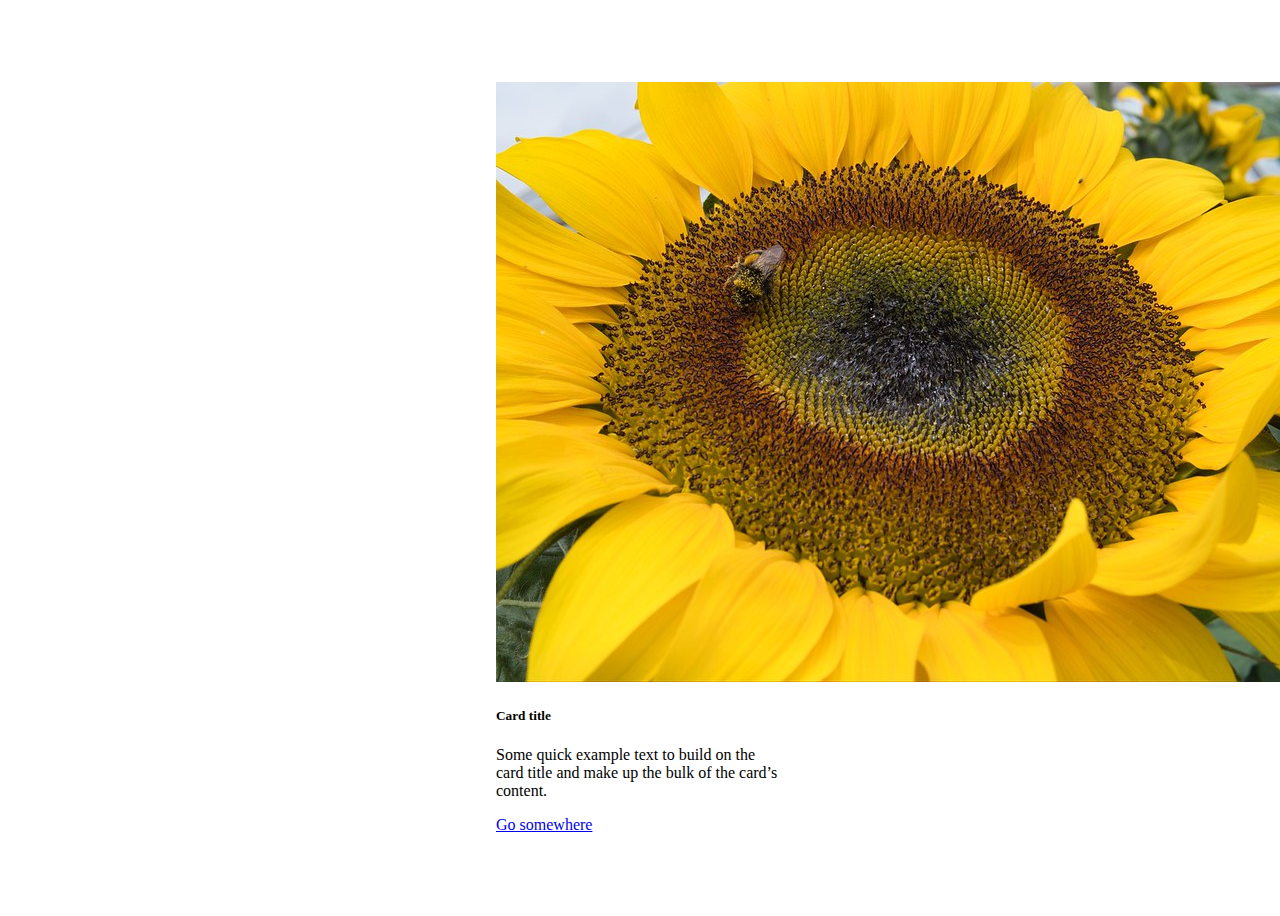
<file: BootStrap/11.0 Bootstrap Intro/index.html>
<!doctype html>
<html lang="en">

<head>
  <meta charset="utf-8">
  <meta name="viewport" content="width=device-width, initial-scale=1">
  <title>Bootstrap</title>
  <!-- TODO 1: Add the Bootstrap link here. -->
  <link href="https://cdn.jsdelivr.net/npm/bootstrap@5.3.6/dist/css/bootstrap.min.css" rel="stylesheet" integrity="sha384-4Q6Gf2aSP4eDXB8Miphtr37CMZZQ5oXLH2yaXMJ2w8e2ZtHTl7GptT4jmndRuHDT" crossorigin="anonymous">

  <style>
    /* TODO 4: Use flexbox to center the card in the vertical and horizontal center. */
    .flex-container{
      display: flex;
      justify-content: center;
      align-items: center;
      height: 100vh;

    }
  </style>
</head>

<body>
  <div class="flex-container">
    <!-- TODO 2: Add the Bootstrap Prebuilt Card here -->
     <div class="card" style="width: 18rem;">
  <img src="./flower.jpg" class="card-img-top" alt="...">
  <div class="card-body">
    <h5 class="card-title">Card title</h5>
    <p class="card-text">Some quick example text to build on the card title and make up the bulk of the card’s content.</p>
    <a href="#" class="btn btn-primary">Go somewhere</a>
  </div>
</div>
    <!-- TODO 3: Change the image src to display the flower.jpg image. -->
  </div>
</body>

</html>
</file>
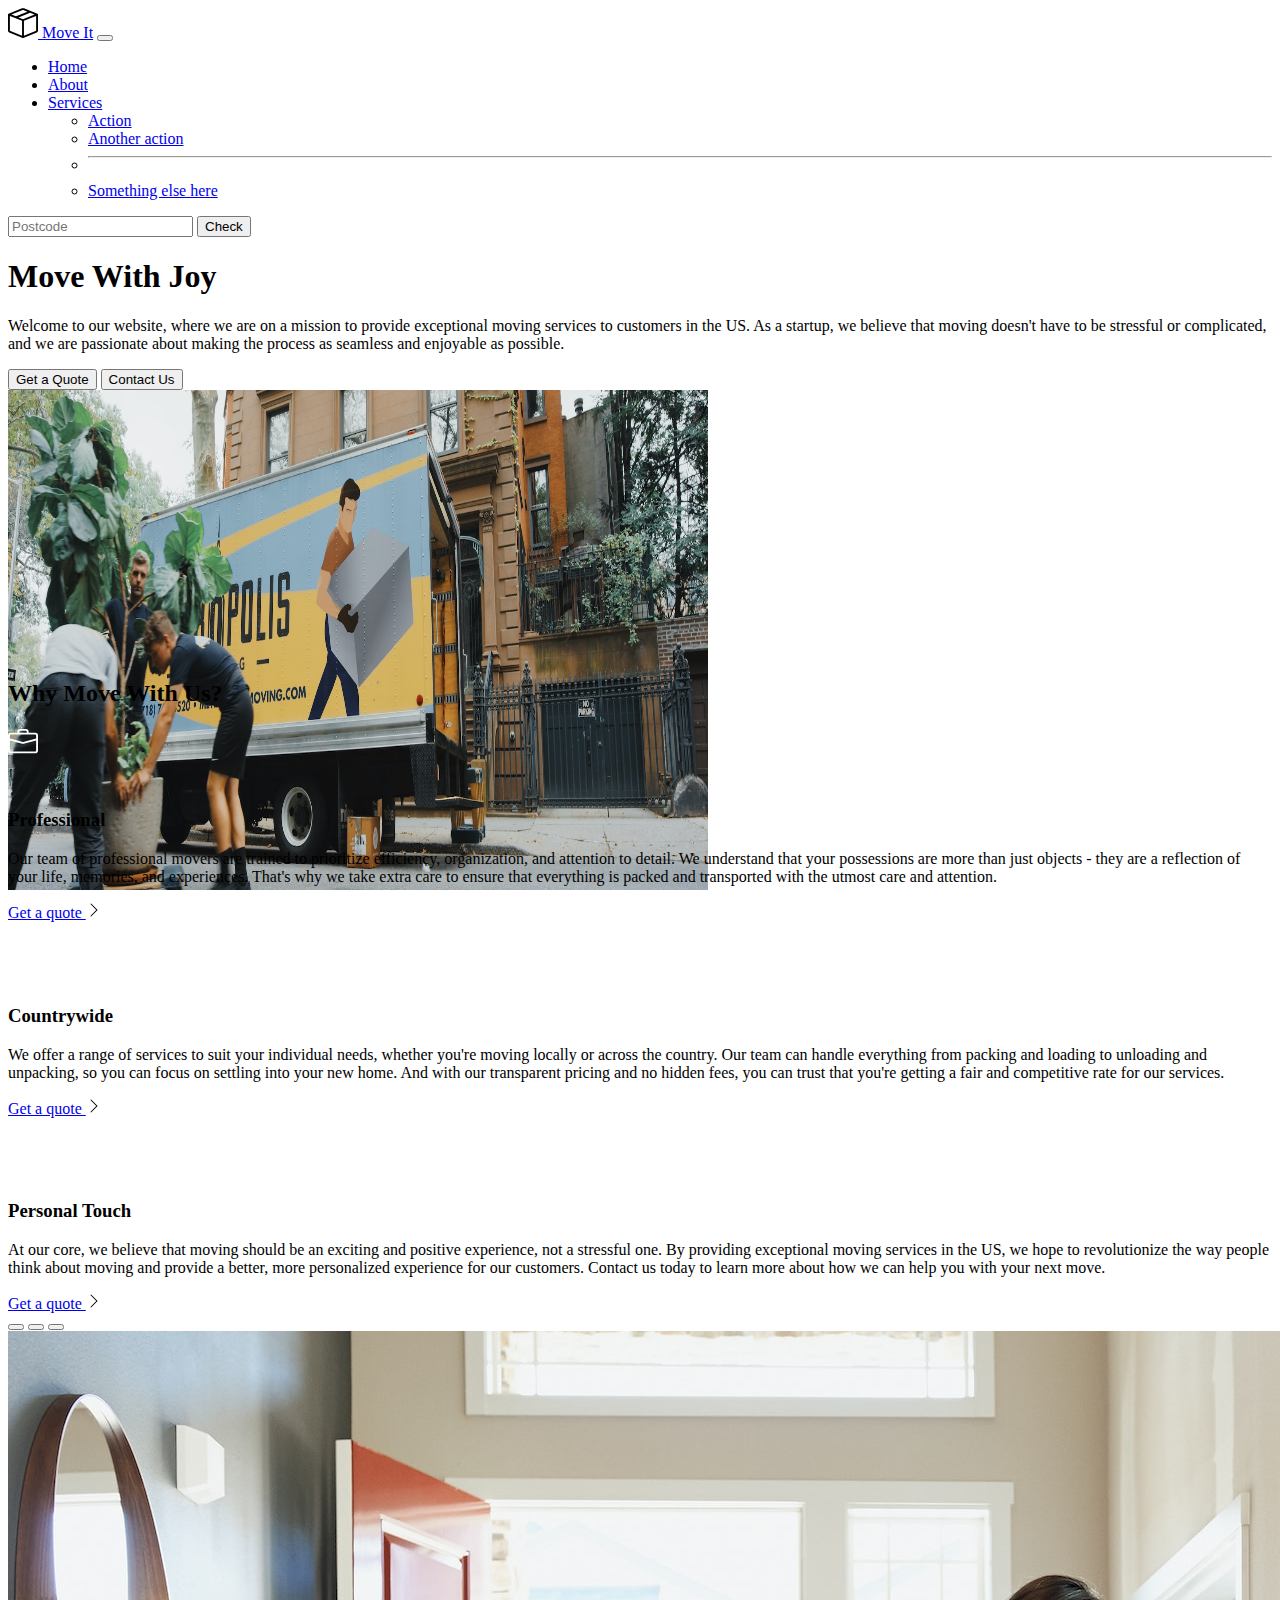
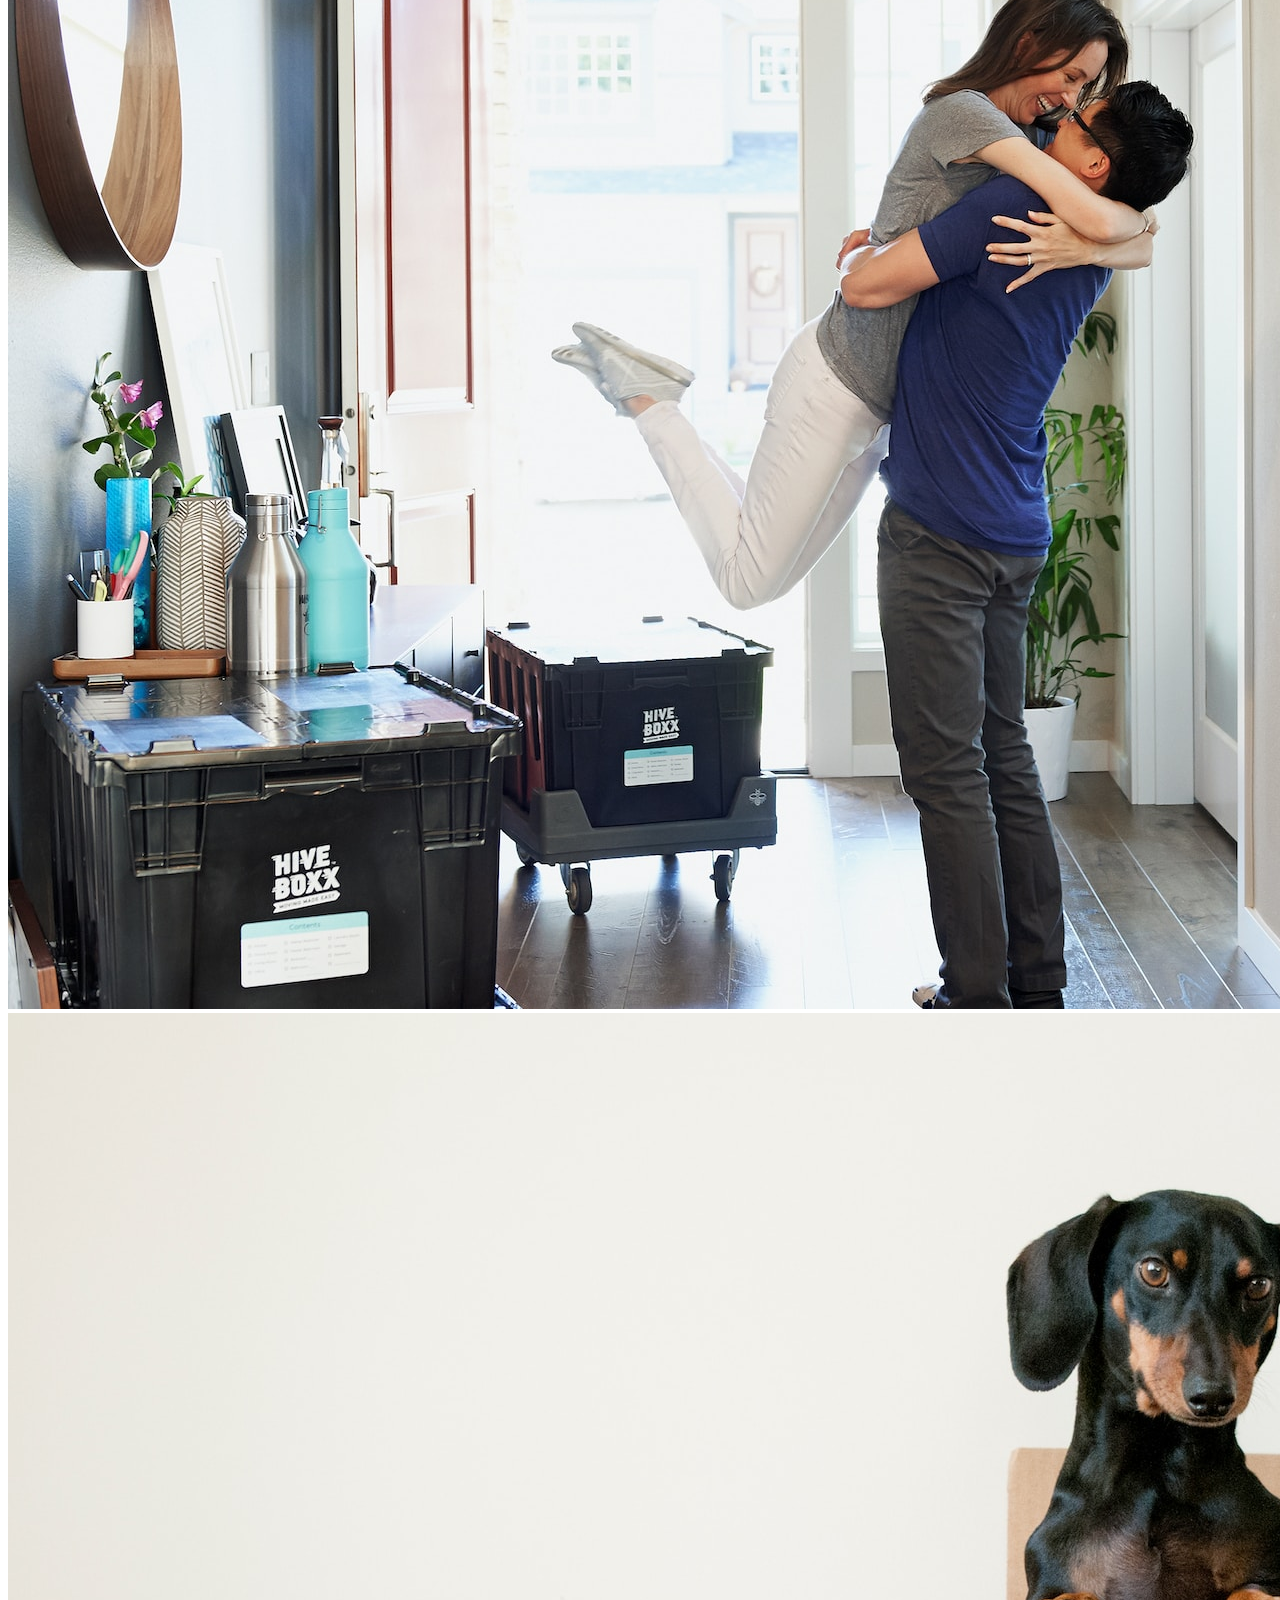
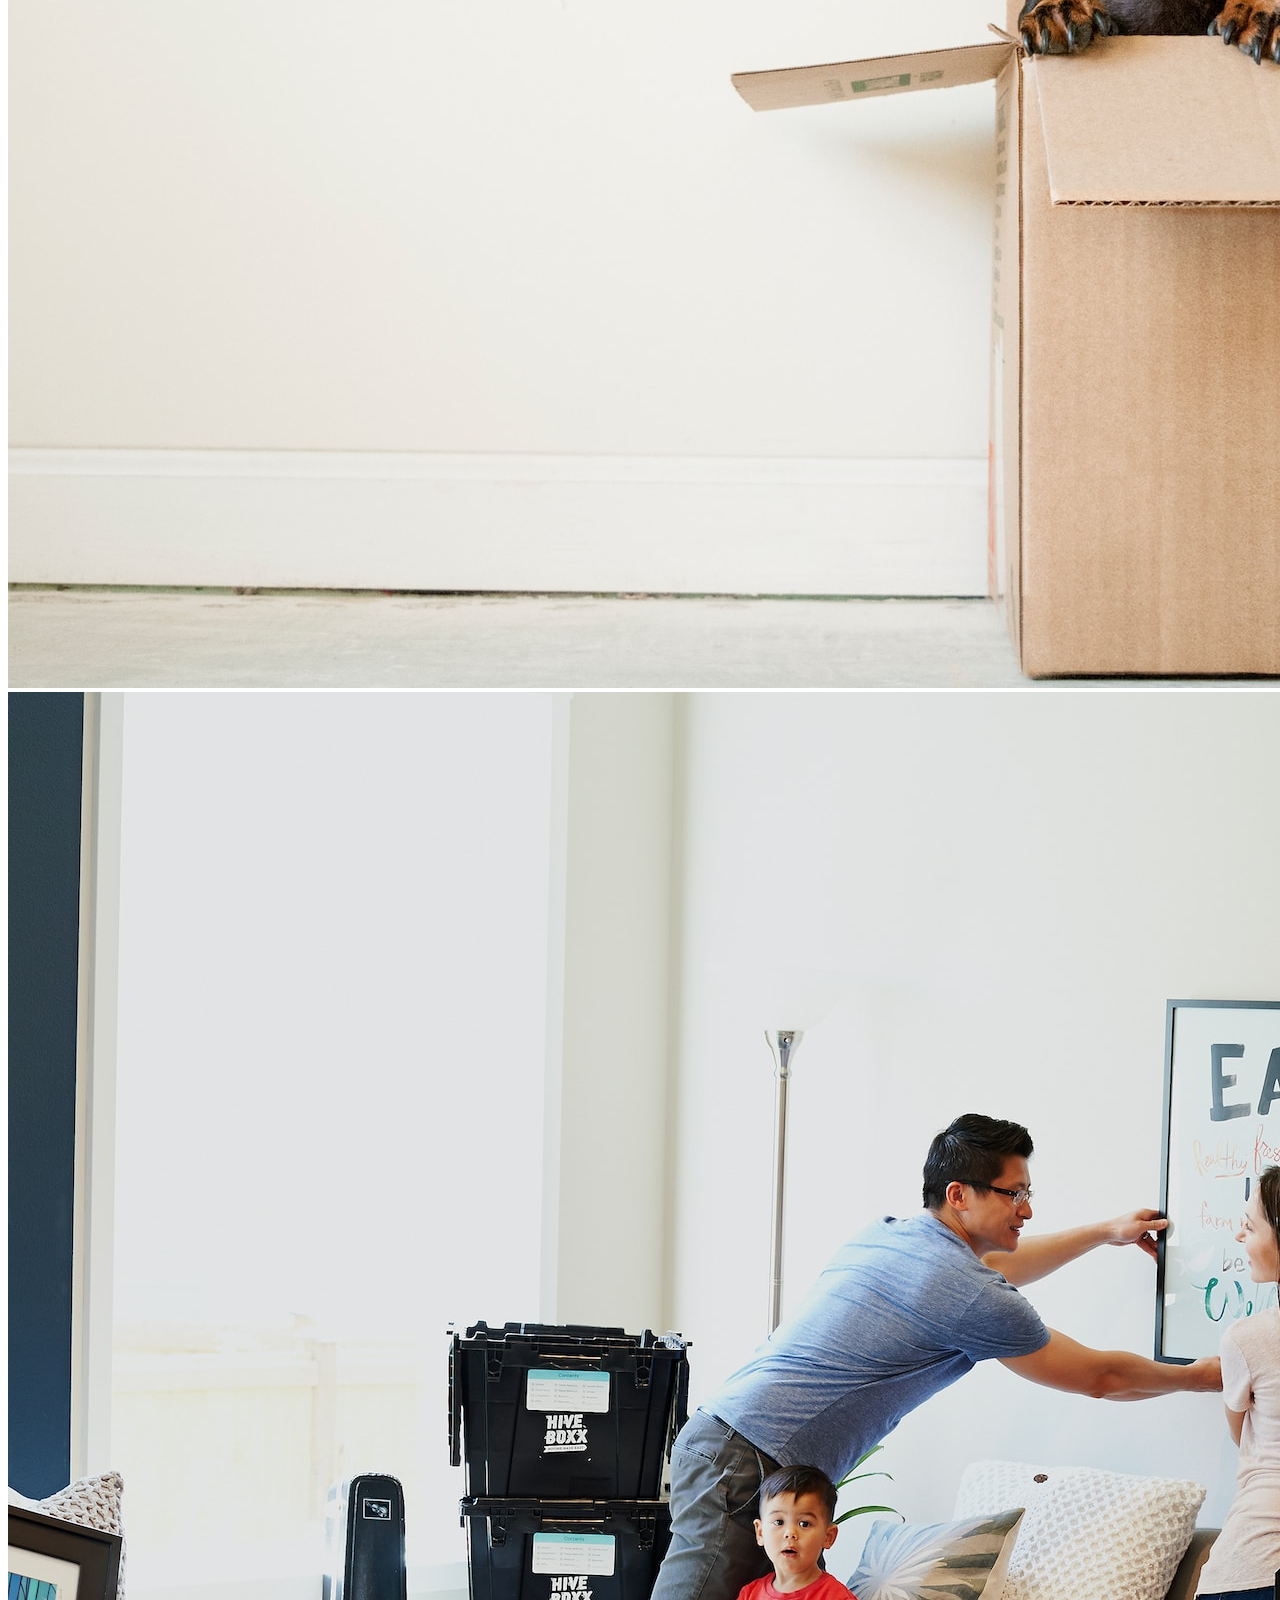
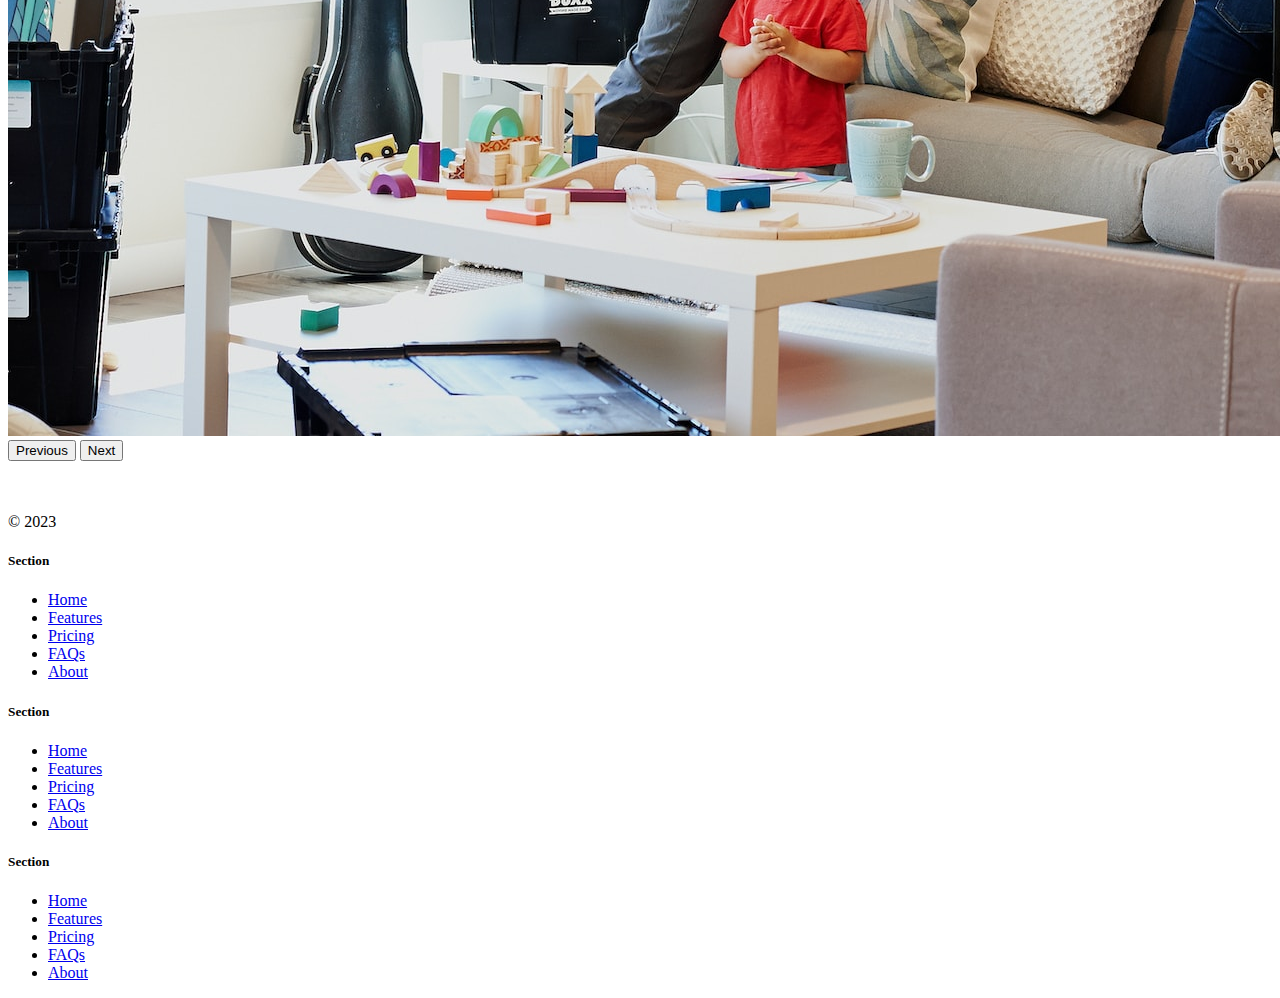
<file: BootStrap/11.2 Bootstrap Components/index.html>
<!DOCTYPE html>
<html lang="en">

<head>
  <meta charset="UTF-8">
  <meta name="viewport" content="width=device-width, initial-scale=1.0">
  <title>Bootstrap Components</title>
  <link href="https://cdn.jsdelivr.net/npm/bootstrap@5.3.0-alpha2/dist/css/bootstrap.min.css" rel="stylesheet"
    integrity="sha384-aFq/bzH65dt+w6FI2ooMVUpc+21e0SRygnTpmBvdBgSdnuTN7QbdgL+OapgHtvPp" crossorigin="anonymous">
  <style>
    .feature-icon {
      width: 4rem;
      height: 4rem;
      border-radius: 0.75rem;
    }
  </style>
</head>

<body>

  <nav class="navbar navbar-expand-lg bg-body-tertiary">
    <div class="container-fluid">
      <a class="navbar-brand" href="#"><img src="./box-seam.svg" alt="moveit brand icon" height="30"> Move It</a>
      <button class="navbar-toggler" type="button" data-bs-toggle="collapse" data-bs-target="#navbarSupportedContent"
        aria-controls="navbarSupportedContent" aria-expanded="false" aria-label="Toggle navigation">
        <span class="navbar-toggler-icon"></span>
      </button>
      <div class="collapse navbar-collapse" id="navbarSupportedContent">
        <ul class="navbar-nav me-auto mb-2 mb-lg-0">
          <li class="nav-item">
            <a class="nav-link active" aria-current="page" href="#">Home</a>
          </li>
          <li class="nav-item">
            <a class="nav-link" href="#">About</a>
          </li>
          <li class="nav-item dropdown">
            <a class="nav-link dropdown-toggle" href="#" role="button" data-bs-toggle="dropdown" aria-expanded="false">
              Services
            </a>
            <ul class="dropdown-menu">
              <li><a class="dropdown-item" href="#">Action</a></li>
              <li><a class="dropdown-item" href="#">Another action</a></li>
              <li>
                <hr class="dropdown-divider">
              </li>
              <li><a class="dropdown-item" href="#">Something else here</a></li>
            </ul>
          </li>
        </ul>
        <form class="d-flex" role="search">
          <input class="form-control me-2" type="search" placeholder="Postcode" aria-label="Search">
          <button class="btn btn-outline-success" type="submit">Check</button>
        </form>
      </div>
    </div>
  </nav>


  <div class="px-4 pt-5 my-5 text-center border-bottom">
    <h1 class="display-4 fw-bold text-body-emphasis">Move With Joy</h1>
    <div class="col-lg-6 mx-auto">
      <p class="lead mb-4">Welcome to our website, where we are on a mission to provide exceptional moving services to
        customers in the US. As a
        startup, we believe that moving doesn't have to be stressful or complicated, and we are passionate about making
        the
        process as seamless and enjoyable as possible.
      </p>
      <div class="d-grid gap-2 d-sm-flex justify-content-sm-center mb-5">
        <button type="button" class="btn btn-primary btn-lg px-4 me-sm-3">Get a Quote</button>
        <button type="button" class="btn btn-outline-secondary btn-lg px-4">Contact Us</button>
      </div>
    </div>
    <div class="overflow-hidden" style="max-height: 30vh;">
      <div class="container px-5">
        <img src="./moving-van.jpg" class="img-fluid border rounded-3 shadow-lg mb-4" alt="Example image" width="700"
          height="500" loading="lazy">
      </div>
    </div>
  </div>

  <div class="container px-4 py-5" id="featured-3">
    <h2 class="pb-2 border-bottom">Why Move With Us?</h2>
    <div class="row g-4 py-5 row-cols-1 row-cols-lg-3">
      <div class="feature col">
        <div
          class="feature-icon d-inline-flex align-items-center justify-content-center text-bg-primary bg-gradient fs-2 mb-3">
          <img src="./briefcase.svg" alt="briefcase" height="30">
        </div>
        <h3 class="fs-2">Professional</h3>
        <p>Our team of professional movers are trained to prioritize efficiency, organization, and attention to detail.
          We
          understand that your possessions are more than just objects - they are a reflection of your life, memories,
          and
          experiences. That's why we take extra care to ensure that everything is packed and transported with the utmost
          care and
          attention.</p>
        <a href="#" class="icon-link">
          Get a quote
          <img src="./chevron-right.svg" alt="chevron-right">
        </a>
      </div>
      <div class="feature col">
        <div
          class="feature-icon d-inline-flex align-items-center justify-content-center text-bg-primary bg-gradient fs-2 mb-3">
          <img src="./bus-front.svg" alt="bus-front" height="30">
        </div>
        <h3 class="fs-2">Countrywide</h3>
        <p>We offer a range of services to suit your individual needs, whether you're moving locally or across the
          country. Our
          team can handle everything from packing and loading to unloading and unpacking, so you can focus on settling
          into your
          new home. And with our transparent pricing and no hidden fees, you can trust that you're getting a fair and
          competitive
          rate for our services.</p>
        <a href="#" class="icon-link">
          Get a quote
          <img src="./chevron-right.svg" alt="chevron-right">
        </a>
      </div>
      <div class="feature col">
        <div
          class="feature-icon d-inline-flex align-items-center justify-content-center text-bg-primary bg-gradient fs-2 mb-3">
          <img src="./chat-square-heart.svg" alt="chat-square-heart" height="30">
        </div>
        <h3 class="fs-2">Personal Touch</h3>
        <p>At our core, we believe that moving should be an exciting and positive experience, not a stressful one. By
          providing
          exceptional moving services in the US, we hope to revolutionize the way people think about moving and provide
          a better,
          more personalized experience for our customers. Contact us today to learn more about how we can help you with
          your next
          move.</p>
        <a href="#" class="icon-link">
          Get a quote
          <img src="./chevron-right.svg" alt="chevron-right">
        </a>
      </div>
    </div>
  </div>
  <div class="container">
    <div id="carouselExampleIndicators" class="carousel slide">
      <div class="carousel-indicators">
        <button type="button" data-bs-target="#carouselExampleIndicators" data-bs-slide-to="0" class="active"
          aria-current="true" aria-label="Slide 1"></button>
        <button type="button" data-bs-target="#carouselExampleIndicators" data-bs-slide-to="1"
          aria-label="Slide 2"></button>
        <button type="button" data-bs-target="#carouselExampleIndicators" data-bs-slide-to="2"
          aria-label="Slide 3"></button>
      </div>
      <div class="carousel-inner">
        <div class="carousel-item active">
          <img src="./couple.jpg" class="d-block w-100" alt="couple">
        </div>
        <div class="carousel-item">
          <img src="./dog.jpg" class="d-block w-100" alt="dog">
        </div>
        <div class="carousel-item">
          <img src="./family.jpg" class="d-block w-100" alt="family">
        </div>
      </div>
      <button class="carousel-control-prev" type="button" data-bs-target="#carouselExampleIndicators"
        data-bs-slide="prev">
        <span class="carousel-control-prev-icon" aria-hidden="true"></span>
        <span class="visually-hidden">Previous</span>
      </button>
      <button class="carousel-control-next" type="button" data-bs-target="#carouselExampleIndicators"
        data-bs-slide="next">
        <span class="carousel-control-next-icon" aria-hidden="true"></span>
        <span class="visually-hidden">Next</span>
      </button>
    </div>
  </div>

  <div class="container">
    <footer class="row row-cols-1 row-cols-sm-2 row-cols-md-5 py-5 my-5 border-top">
      <div class="col mb-3">
        <a href="/" class="d-flex align-items-center mb-3 link-body-emphasis text-decoration-none">
          <svg class="bi me-2" width="40" height="32">
            <use xlink:href="#bootstrap"></use>
          </svg>
        </a>
        <p class="text-body-secondary">© 2023</p>
      </div>

      <div class="col mb-3">

      </div>

      <div class="col mb-3">
        <h5>Section</h5>
        <ul class="nav flex-column">
          <li class="nav-item mb-2"><a href="#" class="nav-link p-0 text-body-secondary">Home</a></li>
          <li class="nav-item mb-2"><a href="#" class="nav-link p-0 text-body-secondary">Features</a></li>
          <li class="nav-item mb-2"><a href="#" class="nav-link p-0 text-body-secondary">Pricing</a></li>
          <li class="nav-item mb-2"><a href="#" class="nav-link p-0 text-body-secondary">FAQs</a></li>
          <li class="nav-item mb-2"><a href="#" class="nav-link p-0 text-body-secondary">About</a></li>
        </ul>
      </div>

      <div class="col mb-3">
        <h5>Section</h5>
        <ul class="nav flex-column">
          <li class="nav-item mb-2"><a href="#" class="nav-link p-0 text-body-secondary">Home</a></li>
          <li class="nav-item mb-2"><a href="#" class="nav-link p-0 text-body-secondary">Features</a></li>
          <li class="nav-item mb-2"><a href="#" class="nav-link p-0 text-body-secondary">Pricing</a></li>
          <li class="nav-item mb-2"><a href="#" class="nav-link p-0 text-body-secondary">FAQs</a></li>
          <li class="nav-item mb-2"><a href="#" class="nav-link p-0 text-body-secondary">About</a></li>
        </ul>
      </div>

      <div class="col mb-3">
        <h5>Section</h5>
        <ul class="nav flex-column">
          <li class="nav-item mb-2"><a href="#" class="nav-link p-0 text-body-secondary">Home</a></li>
          <li class="nav-item mb-2"><a href="#" class="nav-link p-0 text-body-secondary">Features</a></li>
          <li class="nav-item mb-2"><a href="#" class="nav-link p-0 text-body-secondary">Pricing</a></li>
          <li class="nav-item mb-2"><a href="#" class="nav-link p-0 text-body-secondary">FAQs</a></li>
          <li class="nav-item mb-2"><a href="#" class="nav-link p-0 text-body-secondary">About</a></li>
        </ul>
      </div>
    </footer>
  </div>
  <script src="https://cdn.jsdelivr.net/npm/bootstrap@5.3.0-alpha3/dist/js/bootstrap.bundle.min.js"
    integrity="sha384-ENjdO4Dr2bkBIFxQpeoTz1HIcje39Wm4jDKdf19U8gI4ddQ3GYNS7NTKfAdVQSZe"
    crossorigin="anonymous"></script>
</body>

</html>
</file>
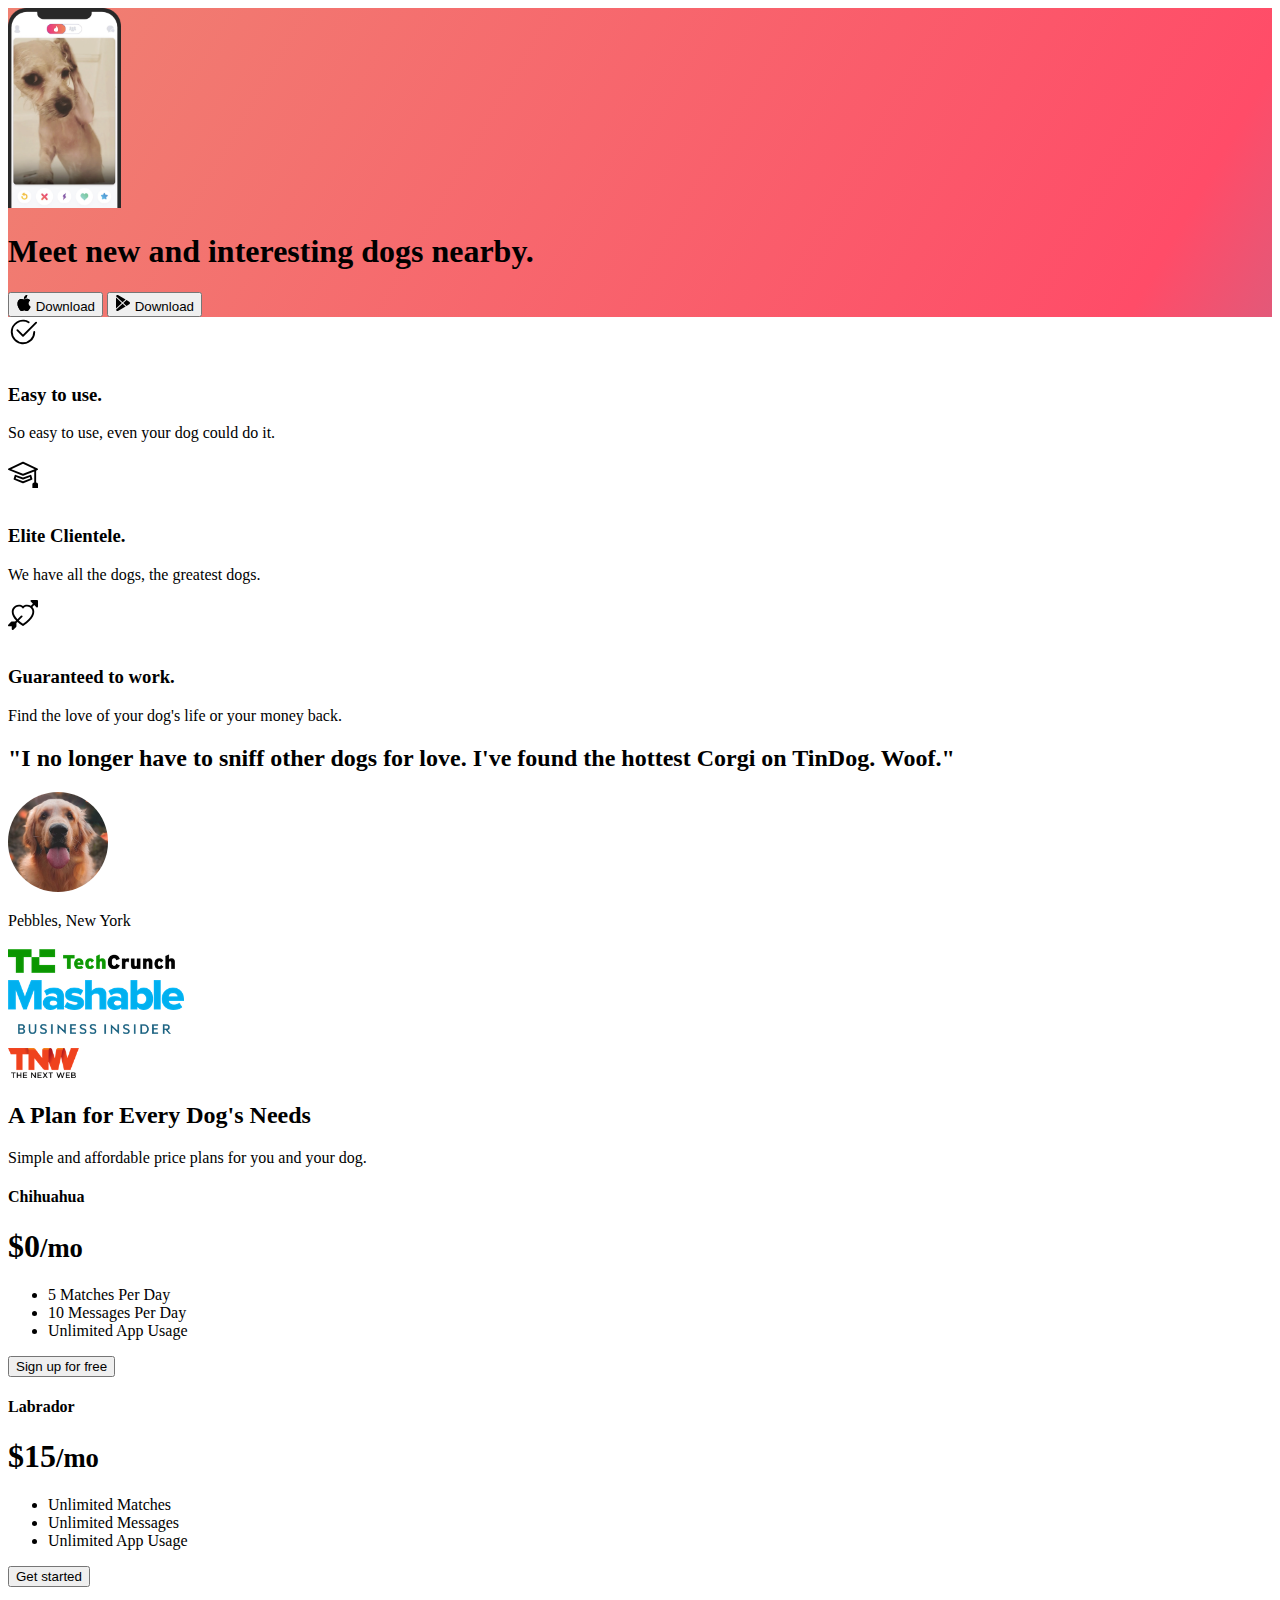
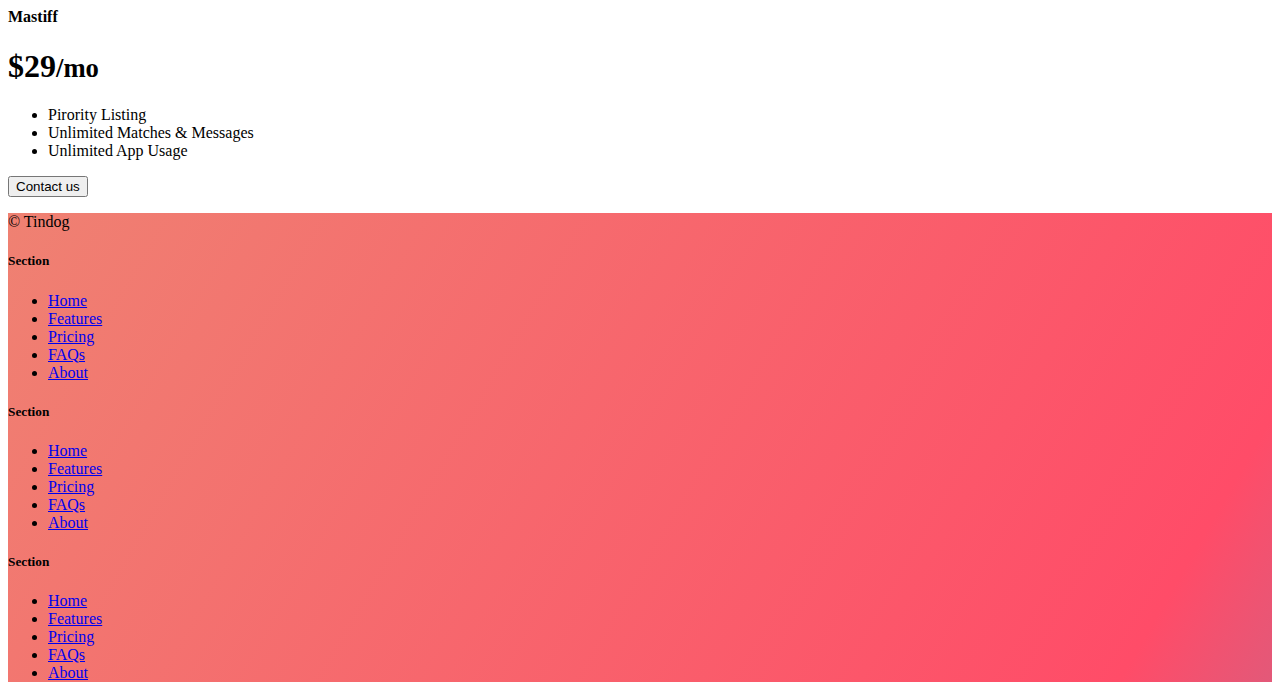
<file: BootStrap/11.3 TinDog Project/index.html>
<!DOCTYPE html>
<html lang="en">

<head>
  <meta charset="UTF-8">
  <meta name="viewport" content="width=device-width, initial-scale=1.0">
  <title>TinDog</title>
  <link href="https://cdn.jsdelivr.net/npm/bootstrap@5.3.0-alpha3/dist/css/bootstrap.min.css" rel="stylesheet"
    integrity="sha384-KK94CHFLLe+nY2dmCWGMq91rCGa5gtU4mk92HdvYe+M/SXH301p5ILy+dN9+nJOZ" crossorigin="anonymous">
  <link rel="stylesheet" href="./css/solution.css">
</head>

<body>


  <!-- Title -->
  <section id="title" class="gradient-background">

    <div class="container col-xxl-8 px-4 pt-5">
      <div class="row flex-lg-row-reverse align-items-center g-5 pt-5">
        <div class="col-10 col-sm-8 col-lg-6">
          <img src="./images/iphone.png" class="d-block mx-lg-auto img-fluid" alt="Bootstrap Themes" height="200"
            loading="lazy">
        </div>
        <div class="col-lg-6">
          <h1 class="display-5 fw-bold text-body-emphasis lh-1 mb-3">Meet new and interesting dogs nearby.</h1>

          <div class="d-grid gap-2 d-md-flex justify-content-md-start">
            <button type="button" class="btn btn-light btn-lg px-4 me-md-2"><svg xmlns="http://www.w3.org/2000/svg"
                width="16" height="16" fill="currentColor" class="bi bi-apple mb-1" viewBox="0 0 16 16">
                <path
                  d="M11.182.008C11.148-.03 9.923.023 8.857 1.18c-1.066 1.156-.902 2.482-.878 2.516.024.034 1.52.087 2.475-1.258.955-1.345.762-2.391.728-2.43Zm3.314 11.733c-.048-.096-2.325-1.234-2.113-3.422.212-2.189 1.675-2.789 1.698-2.854.023-.065-.597-.79-1.254-1.157a3.692 3.692 0 0 0-1.563-.434c-.108-.003-.483-.095-1.254.116-.508.139-1.653.589-1.968.607-.316.018-1.256-.522-2.267-.665-.647-.125-1.333.131-1.824.328-.49.196-1.422.754-2.074 2.237-.652 1.482-.311 3.83-.067 4.56.244.729.625 1.924 1.273 2.796.576.984 1.34 1.667 1.659 1.899.319.232 1.219.386 1.843.067.502-.308 1.408-.485 1.766-.472.357.013 1.061.154 1.782.539.571.197 1.111.115 1.652-.105.541-.221 1.324-1.059 2.238-2.758.347-.79.505-1.217.473-1.282Z" />
                <path
                  d="M11.182.008C11.148-.03 9.923.023 8.857 1.18c-1.066 1.156-.902 2.482-.878 2.516.024.034 1.52.087 2.475-1.258.955-1.345.762-2.391.728-2.43Zm3.314 11.733c-.048-.096-2.325-1.234-2.113-3.422.212-2.189 1.675-2.789 1.698-2.854.023-.065-.597-.79-1.254-1.157a3.692 3.692 0 0 0-1.563-.434c-.108-.003-.483-.095-1.254.116-.508.139-1.653.589-1.968.607-.316.018-1.256-.522-2.267-.665-.647-.125-1.333.131-1.824.328-.49.196-1.422.754-2.074 2.237-.652 1.482-.311 3.83-.067 4.56.244.729.625 1.924 1.273 2.796.576.984 1.34 1.667 1.659 1.899.319.232 1.219.386 1.843.067.502-.308 1.408-.485 1.766-.472.357.013 1.061.154 1.782.539.571.197 1.111.115 1.652-.105.541-.221 1.324-1.059 2.238-2.758.347-.79.505-1.217.473-1.282Z" />
              </svg> Download</button>
            <button type="button" class="btn btn-outline-light btn-lg px-4"><svg xmlns="http://www.w3.org/2000/svg"
                width="16" height="16" fill="currentColor" class="bi bi-google-play mb-1" viewBox="0 0 16 16">
                <path
                  d="M14.222 9.374c1.037-.61 1.037-2.137 0-2.748L11.528 5.04 8.32 8l3.207 2.96 2.694-1.586Zm-3.595 2.116L7.583 8.68 1.03 14.73c.201 1.029 1.36 1.61 2.303 1.055l7.294-4.295ZM1 13.396V2.603L6.846 8 1 13.396ZM1.03 1.27l6.553 6.05 3.044-2.81L3.333.215C2.39-.341 1.231.24 1.03 1.27Z" />
              </svg> Download</button>
          </div>
        </div>
      </div>
    </div>
  </section>
  <!-- Features -->
  <section id="features">
    <div class="container mt-5">
      <div class="row g-4 py-5 row-cols-1 row-cols-lg-3">
        <div class="col d-flex align-items-start">
          <div
            class="icon-square text-body-emphasis bg-body-secondary d-inline-flex align-items-center justify-content-center fs-4 flex-shrink-0 me-3">
            <svg xmlns="http://www.w3.org/2000/svg" height="30" fill="currentColor" class="bi bi-check2-circle"
              viewBox="0 0 16 16">
              <path
                d="M2.5 8a5.5 5.5 0 0 1 8.25-4.764.5.5 0 0 0 .5-.866A6.5 6.5 0 1 0 14.5 8a.5.5 0 0 0-1 0 5.5 5.5 0 1 1-11 0z" />
              <path
                d="M15.354 3.354a.5.5 0 0 0-.708-.708L8 9.293 5.354 6.646a.5.5 0 1 0-.708.708l3 3a.5.5 0 0 0 .708 0l7-7z" />
            </svg>
          </div>
          <div>
            <h3 class="fs-2">Easy to use.</h3>
            <p>So easy to use, even your dog could do it.</p>

          </div>
        </div>
        <div class="col d-flex align-items-start">
          <div
            class="icon-square text-body-emphasis bg-body-secondary d-inline-flex align-items-center justify-content-center fs-4 flex-shrink-0 me-3">
            <svg xmlns="http://www.w3.org/2000/svg" height="30" fill="currentColor" class="bi bi-mortarboard"
              viewBox="0 0 16 16">
              <path
                d="M8.211 2.047a.5.5 0 0 0-.422 0l-7.5 3.5a.5.5 0 0 0 .025.917l7.5 3a.5.5 0 0 0 .372 0L14 7.14V13a1 1 0 0 0-1 1v2h3v-2a1 1 0 0 0-1-1V6.739l.686-.275a.5.5 0 0 0 .025-.917l-7.5-3.5ZM8 8.46 1.758 5.965 8 3.052l6.242 2.913L8 8.46Z" />
              <path
                d="M4.176 9.032a.5.5 0 0 0-.656.327l-.5 1.7a.5.5 0 0 0 .294.605l4.5 1.8a.5.5 0 0 0 .372 0l4.5-1.8a.5.5 0 0 0 .294-.605l-.5-1.7a.5.5 0 0 0-.656-.327L8 10.466 4.176 9.032Zm-.068 1.873.22-.748 3.496 1.311a.5.5 0 0 0 .352 0l3.496-1.311.22.748L8 12.46l-3.892-1.556Z" />
            </svg>
          </div>
          <div>
            <h3 class="fs-2">Elite Clientele.</h3>
            <p>We have all the dogs, the greatest dogs.</p>

          </div>
        </div>
        <div class="col d-flex align-items-start">
          <div
            class="icon-square text-body-emphasis bg-body-secondary d-inline-flex align-items-center justify-content-center fs-4 flex-shrink-0 me-3">
            <svg xmlns="http://www.w3.org/2000/svg" height="30" fill="currentColor" class="bi bi-arrow-through-heart"
              viewBox="0 0 16 16">
              <path fill-rule="evenodd"
                d="M2.854 15.854A.5.5 0 0 1 2 15.5V14H.5a.5.5 0 0 1-.354-.854l1.5-1.5A.5.5 0 0 1 2 11.5h1.793l.53-.53c-.771-.802-1.328-1.58-1.704-2.32-.798-1.575-.775-2.996-.213-4.092C3.426 2.565 6.18 1.809 8 3.233c1.25-.98 2.944-.928 4.212-.152L13.292 2 12.147.854A.5.5 0 0 1 12.5 0h3a.5.5 0 0 1 .5.5v3a.5.5 0 0 1-.854.354L14 2.707l-1.006 1.006c.236.248.44.531.6.845.562 1.096.585 2.517-.213 4.092-.793 1.563-2.395 3.288-5.105 5.08L8 13.912l-.276-.182a21.86 21.86 0 0 1-2.685-2.062l-.539.54V14a.5.5 0 0 1-.146.354l-1.5 1.5Zm2.893-4.894A20.419 20.419 0 0 0 8 12.71c2.456-1.666 3.827-3.207 4.489-4.512.679-1.34.607-2.42.215-3.185-.817-1.595-3.087-2.054-4.346-.761L8 4.62l-.358-.368c-1.259-1.293-3.53-.834-4.346.761-.392.766-.464 1.845.215 3.185.323.636.815 1.33 1.519 2.065l1.866-1.867a.5.5 0 1 1 .708.708L5.747 10.96Z" />
            </svg>
          </div>
          <div>
            <h3 class="fs-2">Guaranteed to work.</h3>
            <p>Find the love of your dog's life or your money back.</p>

          </div>
        </div>
      </div>
    </div>
  </section>
  <!-- Testimonial -->
  <section id="testimonial">
    <div class="my-5">
      <div class="p-5 text-center bg-body-tertiary">
        <div class="container py-5">
          <h2 class="text-body-emphasis">"I no longer have to sniff other dogs for love. I've found the hottest Corgi on
            TinDog. Woof."</h2>
          <img class="profile-img mt-5" src="./images/dog-img.jpg" alt="dog image">
          <p class="col-lg-8 mx-auto lead mt-2">
            Pebbles, New York
          </p>
        </div>

        <div class="container">
          <div class="row">
            <div class="col-lg-3 col-sm-12">
              <img src="./images/techcrunch.png" alt="techcrunch" height="30">
            </div>
            <div class="col-lg-3 col-sm-12">
              <img src="./images/mashable.png" alt="mashable" height="30">
            </div>
            <div class="col-lg-3 col-sm-12">
              <img src="./images/bizinsider.png" alt="bizinsider" height="30">
            </div>
            <div class="col-lg-3 col-sm-12">
              <img src="./images/tnw.png" alt="tnw" height="30">
            </div>
          </div>
        </div>
      </div>
    </div>
  </section>
  <!-- Pricing -->
  <section id="pricing">
    <div class="container">
      <div class="pricing-header p-3 pb-md-4 mx-auto text-center">
        <h2 class="display-4 fw-normal">A Plan for Every Dog's Needs</h2>
        <p class="fs-5 text-body-secondary">Simple and affordable price plans for you and your dog.
      </div>
      <div class="row row-cols-1 row-cols-md-3 mb-3 text-center">
        <div class="col">
          <div class="card mb-4 rounded-3 shadow-sm">
            <div class="card-header py-3">
              <h4 class="my-0 fw-normal">Chihuahua</h4>
            </div>
            <div class="card-body">
              <h1 class="card-title pricing-card-title">$0<small class="text-body-secondary fw-light">/mo</small></h1>
              <ul class="list-unstyled mt-3 mb-4">
                <li>5 Matches Per Day</li>
                <li>10 Messages Per Day</li>
                <li>Unlimited App Usage</li>
              </ul>
              <button type="button" class="w-100 btn btn-lg btn-outline-dark">Sign up for free</button>
            </div>
          </div>
        </div>
        <div class="col">
          <div class="card mb-4 rounded-3 shadow-sm">
            <div class="card-header py-3">
              <h4 class="my-0 fw-normal">Labrador</h4>
            </div>
            <div class="card-body">
              <h1 class="card-title pricing-card-title">$15<small class="text-body-secondary fw-light">/mo</small></h1>
              <ul class="list-unstyled mt-3 mb-4">
                <li>Unlimited Matches</li>
                <li>Unlimited Messages</li>
                <li>Unlimited App Usage</li>
              </ul>
              <button type="button" class="w-100 btn btn-lg btn-dark">Get started</button>
            </div>
          </div>
        </div>
        <div class="col">
          <div class="card mb-4 rounded-3 shadow-sm border-dark">
            <div class="card-header py-3 text-bg-dark border-dark">
              <h4 class="my-0 fw-normal">Mastiff</h4>
            </div>
            <div class="card-body">
              <h1 class="card-title pricing-card-title">$29<small class="text-body-secondary fw-light">/mo</small></h1>
              <ul class="list-unstyled mt-3 mb-4">
                <li>Pirority Listing</li>
                <li>Unlimited Matches & Messages</li>
                <li>Unlimited App Usage</li>
              </ul>
              <button type="button" class="w-100 btn btn-lg btn-dark">Contact us</button>
            </div>
          </div>
        </div>
      </div>
    </div>
  </section>
  <!-- Footer -->
  <section id="contact" class="gradient-background">
    <div class="container ">
      <footer class="row row-cols-1 row-cols-sm-2 row-cols-md-5 py-5 mt-5 border-top">
        <div class="col mb-3">

          <p class="text-body-secondary">© Tindog</p>
        </div>

        <div class="col mb-3">

        </div>

        <div class="col mb-3">
          <h5>Section</h5>
          <ul class="nav flex-column">
            <li class="nav-item mb-2"><a href="#" class="nav-link p-0 text-body-secondary">Home</a></li>
            <li class="nav-item mb-2"><a href="#" class="nav-link p-0 text-body-secondary">Features</a></li>
            <li class="nav-item mb-2"><a href="#" class="nav-link p-0 text-body-secondary">Pricing</a></li>
            <li class="nav-item mb-2"><a href="#" class="nav-link p-0 text-body-secondary">FAQs</a></li>
            <li class="nav-item mb-2"><a href="#" class="nav-link p-0 text-body-secondary">About</a></li>
          </ul>
        </div>

        <div class="col mb-3">
          <h5>Section</h5>
          <ul class="nav flex-column">
            <li class="nav-item mb-2"><a href="#" class="nav-link p-0 text-body-secondary">Home</a></li>
            <li class="nav-item mb-2"><a href="#" class="nav-link p-0 text-body-secondary">Features</a></li>
            <li class="nav-item mb-2"><a href="#" class="nav-link p-0 text-body-secondary">Pricing</a></li>
            <li class="nav-item mb-2"><a href="#" class="nav-link p-0 text-body-secondary">FAQs</a></li>
            <li class="nav-item mb-2"><a href="#" class="nav-link p-0 text-body-secondary">About</a></li>
          </ul>
        </div>

        <div class="col mb-3">
          <h5>Section</h5>
          <ul class="nav flex-column">
            <li class="nav-item mb-2"><a href="#" class="nav-link p-0 text-body-secondary">Home</a></li>
            <li class="nav-item mb-2"><a href="#" class="nav-link p-0 text-body-secondary">Features</a></li>
            <li class="nav-item mb-2"><a href="#" class="nav-link p-0 text-body-secondary">Pricing</a></li>
            <li class="nav-item mb-2"><a href="#" class="nav-link p-0 text-body-secondary">FAQs</a></li>
            <li class="nav-item mb-2"><a href="#" class="nav-link p-0 text-body-secondary">About</a></li>
          </ul>
        </div>
      </footer>
    </div>
  </section>
</body>

</html>
</file>
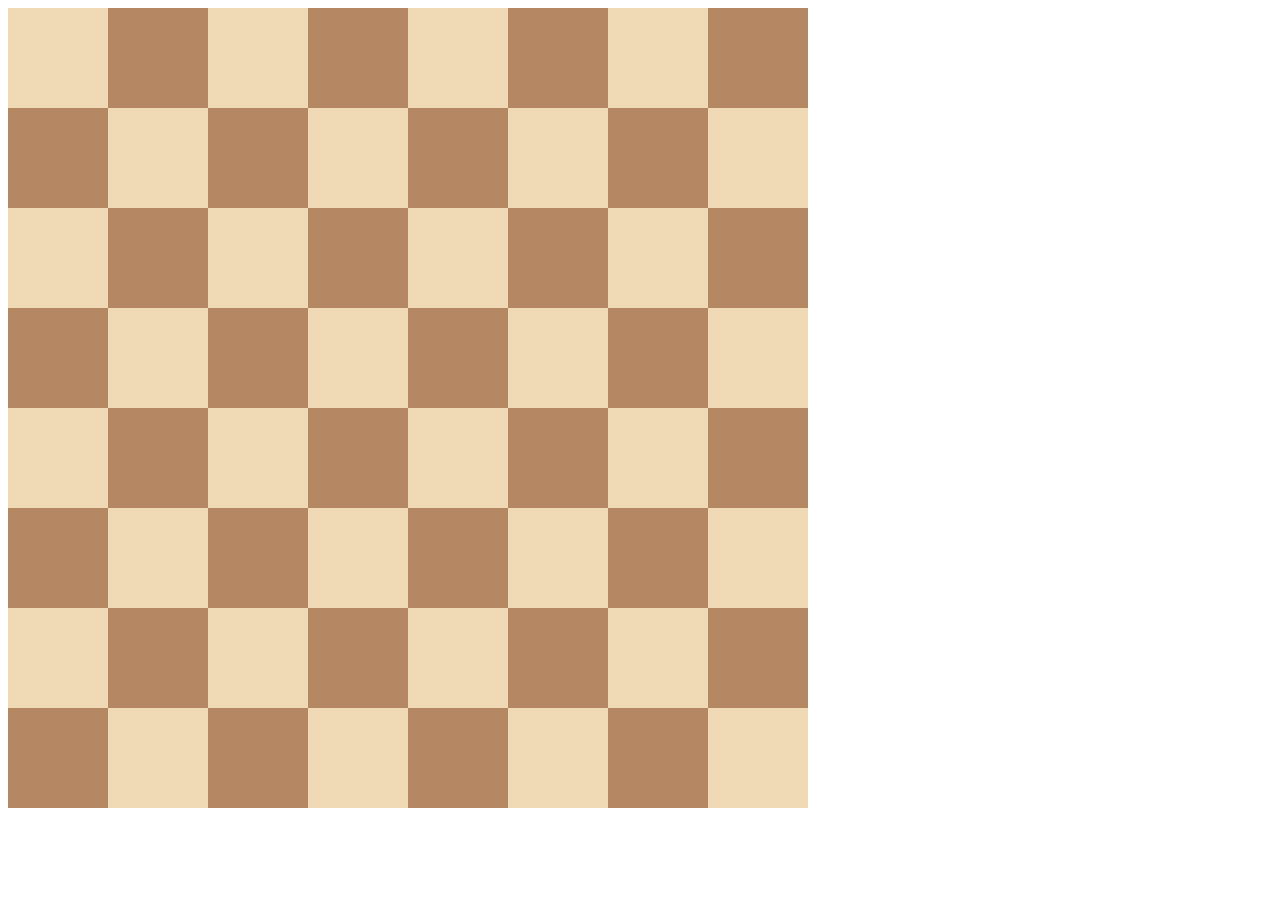
<file: CSS/10.0 Display Grid/index.html>
<!DOCTYPE html>
<html lang="en">
<head>
  <meta charset="UTF-8">
  <meta name="viewport" content="width=device-width, initial-scale=1.0">
  <title>Chessboard</title>
   <style>
    /* Write your code here */
    .container{
      width: 800px;
      display: grid;
      grid-template-columns: 1fr 1fr 1fr 1fr 1fr 1fr 1fr 1fr;
      grid-template-rows: 1fr 1fr 1fr 1fr 1fr 1fr 1fr 1fr;
    }
    .white, .black{
      width: 100px;
      height: 100px;
    }
    .white{
      background-color: #f0d9b5;
    }
    .black{
      background-color: #b58863;
    }
    /* Each square should be 100px by 100px */
    /* My colours for white: #f0d9b5, black: #b58863 */
  </style>
</head>
<body>
  <div class="container">
    <div class="white"></div>
    <div class="black"></div>
    <div class="white"></div>
    <div class="black"></div>
    <div class="white"></div>
    <div class="black"></div>
    <div class="white"></div>
    <div class="black"></div>
    <div class="black"></div>
    <div class="white"></div>
    <div class="black"></div>
    <div class="white"></div>
    <div class="black"></div>
    <div class="white"></div>
    <div class="black"></div>
    <div class="white"></div>
    <div class="white"></div>
    <div class="black"></div>
    <div class="white"></div>
    <div class="black"></div>
    <div class="white"></div>
    <div class="black"></div>
    <div class="white"></div>
    <div class="black"></div>
    <div class="black"></div>
    <div class="white"></div>
    <div class="black"></div>
    <div class="white"></div>
    <div class="black"></div>
    <div class="white"></div>
    <div class="black"></div>
    <div class="white"></div>
    <div class="white"></div>
    <div class="black"></div>
    <div class="white"></div>
    <div class="black"></div>
    <div class="white"></div>
    <div class="black"></div>
    <div class="white"></div>
    <div class="black"></div>
    <div class="black"></div>
    <div class="white"></div>
    <div class="black"></div>
    <div class="white"></div>
    <div class="black"></div>
    <div class="white"></div>
    <div class="black"></div>
    <div class="white"></div>
    <div class="white"></div>
    <div class="black"></div>
    <div class="white"></div>
    <div class="black"></div>
    <div class="white"></div>
    <div class="black"></div>
    <div class="white"></div>
    <div class="black"></div>
    <div class="black"></div>
    <div class="white"></div>
    <div class="black"></div>
    <div class="white"></div>
    <div class="black"></div>
    <div class="white"></div>
    <div class="black"></div>
    <div class="white"></div>
  </div>
</body>
</html>
</file>
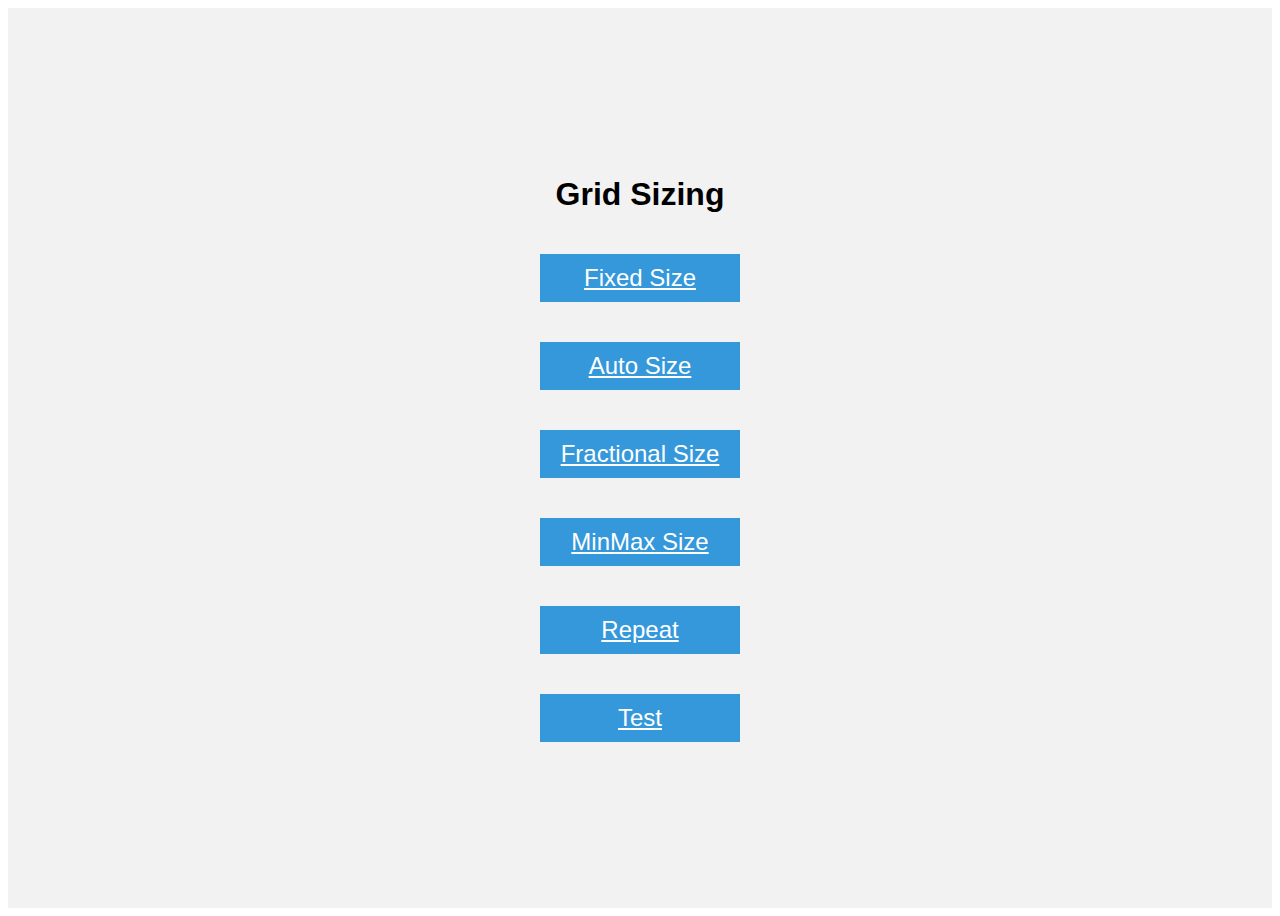
<file: CSS/10.1 Grid Sizing/index.html>
<!DOCTYPE html>
<html lang="en">

<head>
  <meta charset="UTF-8">
  <meta name="google" content="notranslate">
  <meta name="viewport" content="width=device-width, initial-scale=1.0">
  <title>Grid Fundamentals</title>
  <style>
    body {
      font-family: sans-serif;
    }

    .container {
      display: flex;
      justify-content: center;
      align-items: center;
      flex-direction: column;
      height: 100vh;
      background-color: #f2f2f2;
    }

    .item {
      width: 200px;
      margin: 20px;
      background-color: #3498db;
      color: #fff;
      text-align: center;
      line-height: 2;
      font-size: 24px;
    }
  </style>
</head>

<body>
  <div class="container">
    <h1>Grid Sizing</h1>
    <a class="item" href="./fixed-size.html">Fixed Size</a>
    <a class="item" href="./auto-size.html">Auto Size</a>
    <a class="item" href="./fractional-size.html">Fractional Size</a>
    <a class="item" href="./minmax-size.html">MinMax Size</a>
    <a class="item" href="./repeat.html">Repeat</a>
    <a class="item" href="./test.html">Test</a>


  </div>
</body>

</html>
</file>
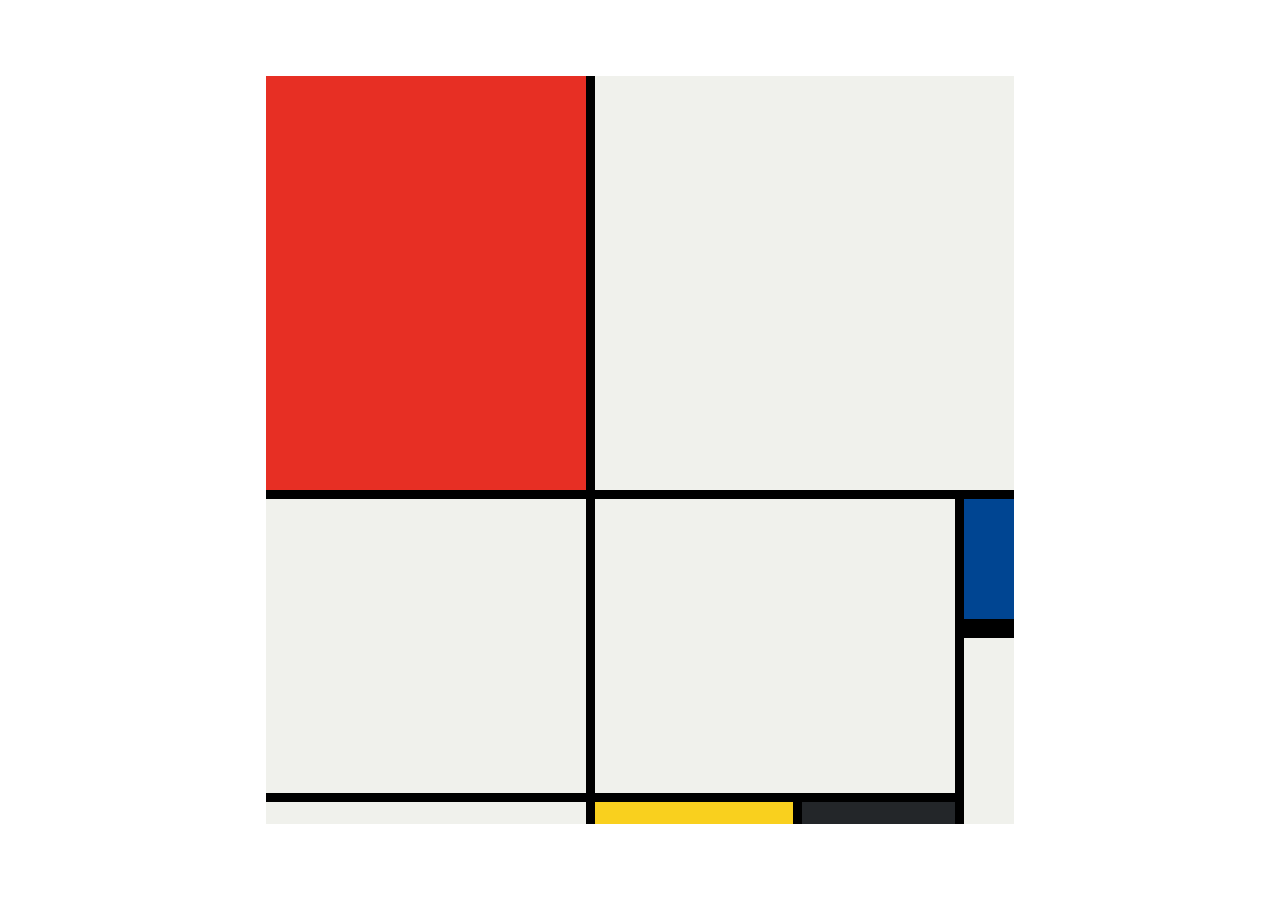
<file: CSS/10.3 Mondrian Project/index.html>
<!DOCTYPE html>
<html lang="en">

<head>
  <meta charset="UTF-8">
  <meta name="viewport" content="width=device-width, initial-scale=1.0">
  <title>Mondrian Project</title>
  <style>
    /* 
    Write your CSS here 
    Line Colour: #000
    White: #F0F1EC
    Red: #E72F24
    Black: #232629
    Blue: #004592
    Yellow: #F9D01E
    */
    body {
      display: flex;
      justify-content: center;
      align-items: center;
      height: 100vh;
      margin: 0;
      padding: 0;
    }

    .container {
      height: 748px;
      width: 748px;
      display: grid;
      background-color: #000;
      grid-template-columns: 320px 198px 153px 50px;
      grid-template-rows: 414px 130px 155px 22px;
      gap: 9px;
    }

    .item {
      background-color: #F0F1EC;
    }

    .red {
      background-color: #E72F24;
    }

    .white1 {
      grid-column: span 3;
    }

    .white2 {
      grid-row: span 2;
    }

    .white3 {
      grid-area: 2 / 2 / 4 /4
    }

    .blue {
      background-color: #004592;
      border-bottom: 10px solid #000;
    }

    .white4 {
      grid-row: span 2;
    }

    .yellow {
      background-color: #F9D01E;
    }

    .black {
      background-color: #232629;
    }
  </style>
</head>

<body>
  <!-- Write your HTML here -->

  <div class="container">
    <div class="item red"></div>
    <div class="item white1"></div>
    <div class="item white2"></div>
    <div class="item white3"></div>

    <div class="item blue"></div>
    <div class="item white4"></div>

    <div class="item"></div>
    <div class="item yellow"></div>
    <div class="item black"></div>
  </div>
</body>

</html>
</file>
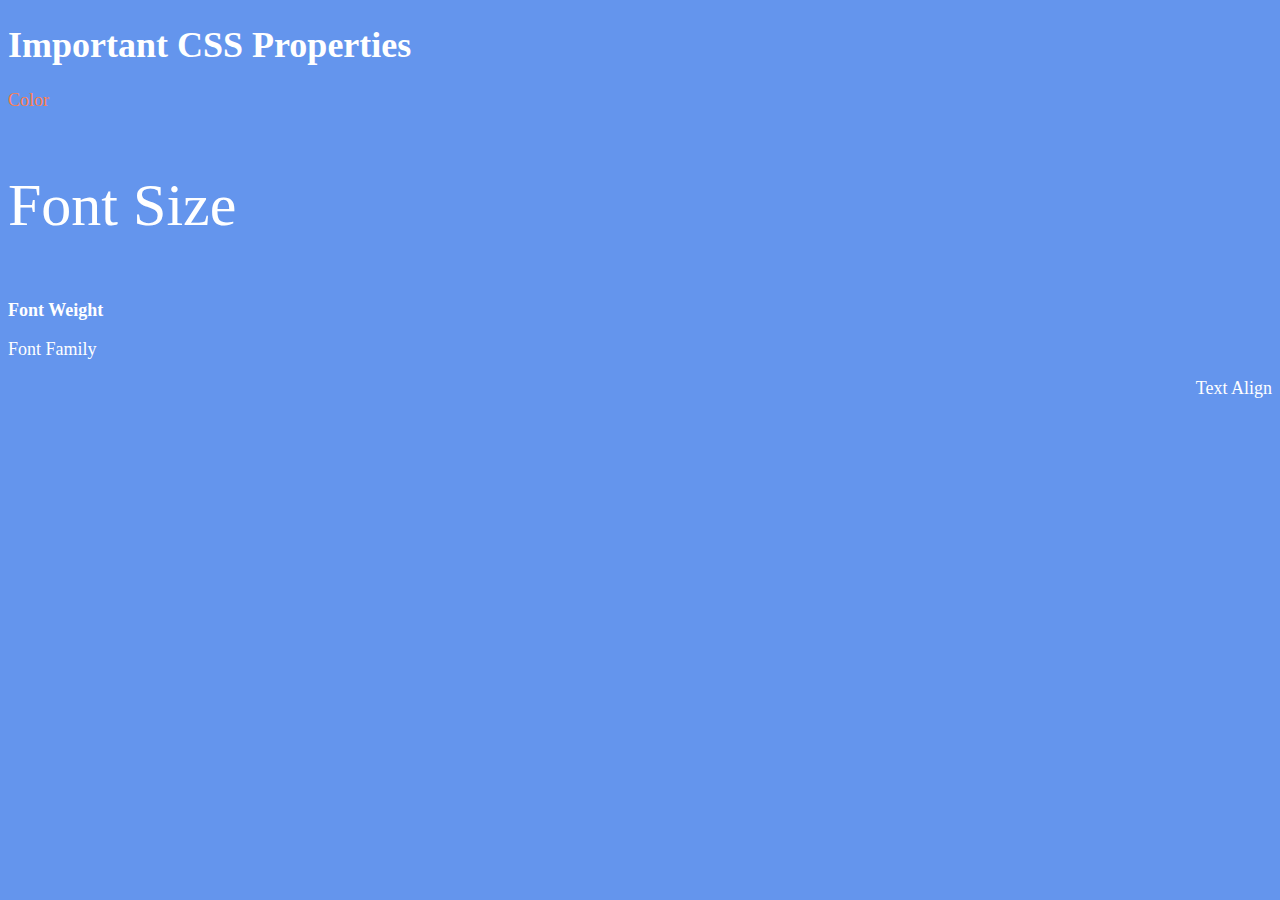
<file: CSS/2.1 6.1 Font Properties/index.html>
<!DOCTYPE html>
<html lang="en">

<head>
  <meta charset="UTF-8">
  <title>CSS Properties</title>
  <link rel="preconnect" href="https://fonts.google.com/specimen/Caveat">
  <style>
    body {
      background-color: cornflowerblue;
      color: white;
      font-size: 18px;
    }

    /* Don't change the CSS above, add Your CSS below */

    .p-color{
      color: coral;
    }
    .font-size{
      font-size: 2rem;
    }

    .font-weight{
      font-weight: 900;
    }

    .font-family{
      font-family: Caveat, cursive;
    }

    .text-align{
      text-align: right;
    }
    html {
      font-size: 30px;
    }
    
  </style>
</head>

<body>
  <h1>Important CSS Properties</h1>
  <p class="p-color">Color</p>
  <p class="font-size">Font Size</p>
  <p class="font-weight">Font Weight</p>
  <p class="font-family">Font Family</p>
  <p class="text-align">Text Align</p>

  <!-- TODOs
  1. Change the color of <p>Color</p> to "coral" color.
  2. Change the font size of <p>Font Size</p> to 2X the size of the root font size.
  3. Change the font weight of <p>Font Weight</p> to 900.
  4. Change the font family of <p>Font Family</p> to the Google font Caveat with regular (400) font weight.
  Link: https://fonts.google.com/specimen/Caveat
  5. Change the <p>Text Align</p> to right align.
  6. Change the the root (html element) font size to 30px -->
</body>

</html>
</file>
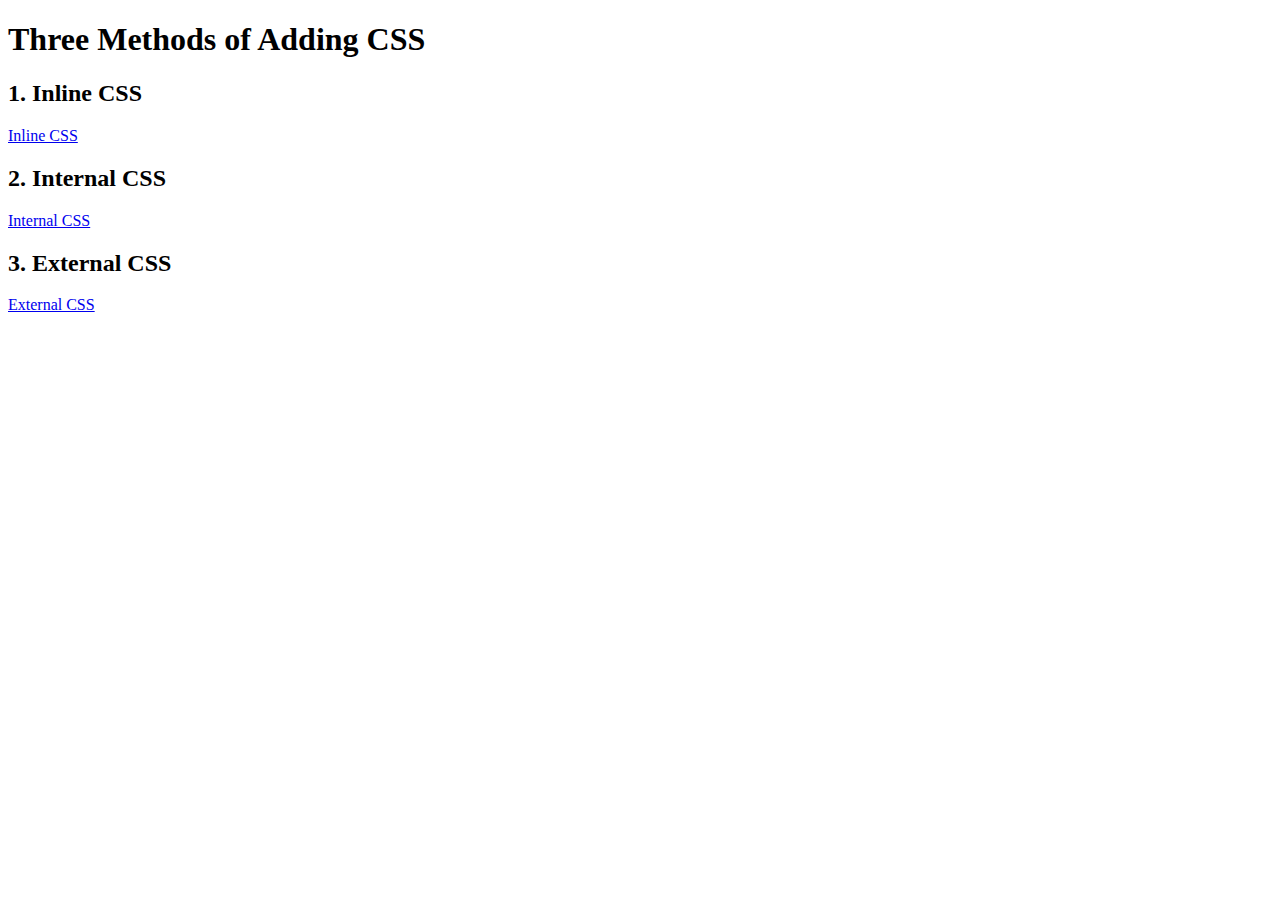
<file: CSS/5.1. Adding CSS/index.html>
<!DOCTYPE html>
<html lang="en">

<head>
  <meta charset="UTF-8">
  <title>Adding CSS</title>
</head>

<body>
  <h1>Three Methods of Adding CSS</h1>
  
  <h2>1. Inline CSS</h2>
  <a href="./inline.html">Inline CSS</a>

  <h2>2. Internal CSS</h2>
  <a href="./internal.html">Internal CSS</a>
  
  <h2>3. External CSS</h2>
  <a href="./external.html">External CSS</a>
</body>

</html>
</file>
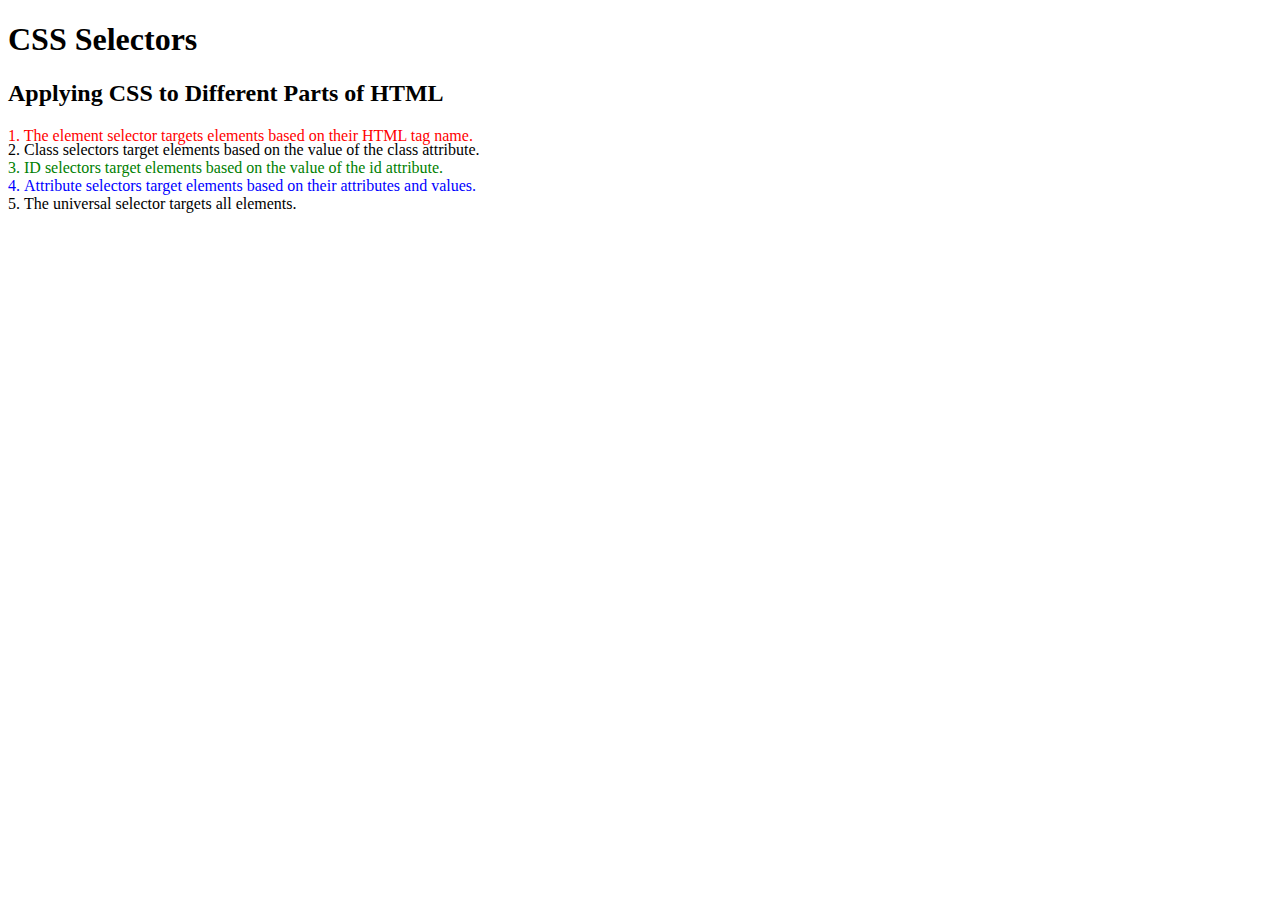
<file: CSS/5.3 CSS Selectors/index.html>
<!DOCTYPE html>
<html lang="en">

<head>
  <meta charset="UTF-8">
  <title>CSS Selectors</title>
  <link rel="stylesheet" href="./style.css" />
</head>

<body>
  <h1>CSS Selectors</h1>
  <h2>Applying CSS to Different Parts of HTML</h2>
  <!-- TODO 1: Set the CSS for all paragraph tags to "color: red" -->
  <p class="note">1. The element selector targets elements based on their HTML tag name.</p>

  <ol>
    <!-- TODO 2: Set the CSS for all elements with a class of "note" to "font-size: 20px" -->
    <li class="note" value="2">Class selectors target elements based on the value of the class attribute.</li>

    <!-- TODO 3: Set the CSS for the element with an id of "id-selector-demo" to "color: green" -->
    <li class="note" id="id-selector-demo" value="3">ID selectors target elements based on the value of the id
      attribute.</li>

    <!-- TODO 4: Set the CSS for the li elements that have the "value" attribute set to "4" to have "color: blue" -->
    <li class="note" value="4">Attribute selectors target elements based on their attributes and values.</li>

    <!-- TODO 5: Set all elements to have "text-align: center" -->
    <li class="note" value="5">The universal selector targets all elements.</li>
  </ol>
</body>

</html>
</file>
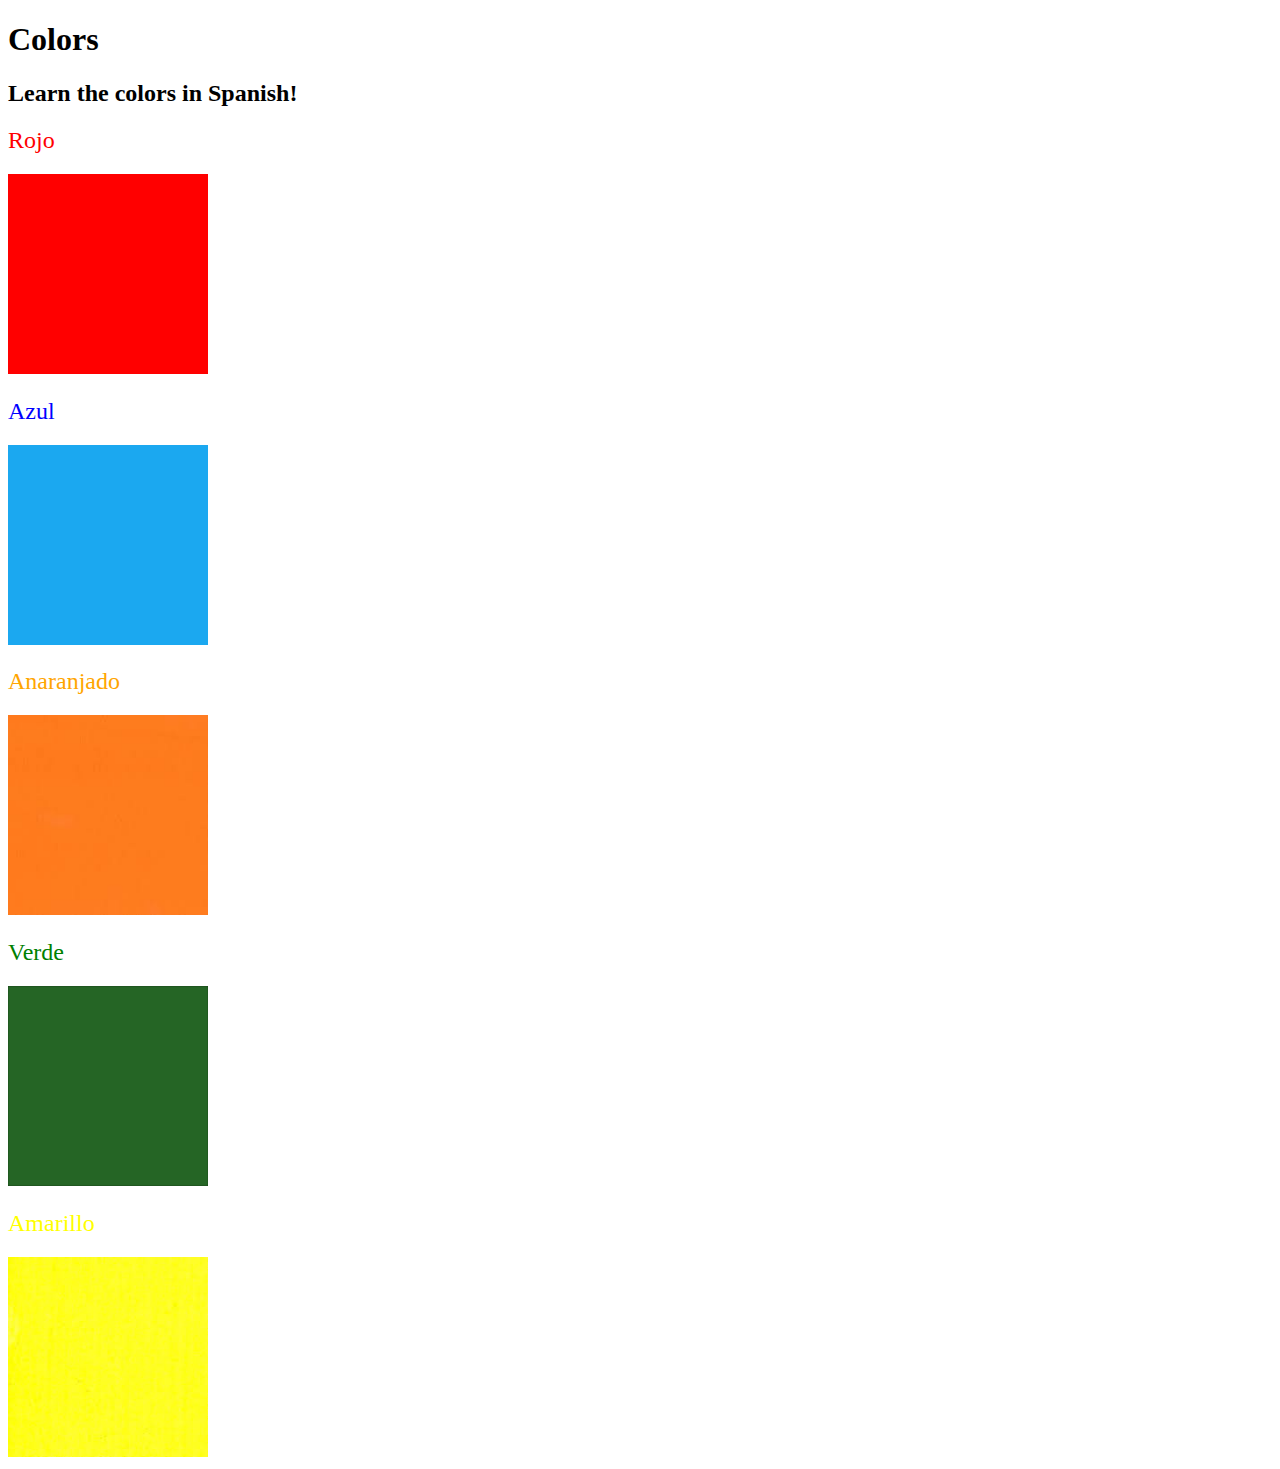
<file: CSS/5.4 Color Vocab Project/index.html>
<!DOCTYPE html>
<html lang="en">

<head>
  <meta charset="UTF-8">
  <title>Spanish Vocabulary</title>
  <link rel="stylesheet" href="./style.css" />
</head>

<body>
  <h1>Colors</h1>
  <h2>Learn the colors in Spanish!</h2>
  <h2 class="color-title" id="red">Rojo</h2>
  <img class="color" src="./assets/images/red.png" alt="red" />

  <h2 class="color-title" id="blue">Azul</h2>
  <img src="./assets/images/blue.png" alt="blue" />

  <h2 class="color-title" id="orange">Anaranjado</h2>
  <img src="./assets/images/orange.png" alt="orange" />

  <h2 class="color-title" id="green">Verde</h2>
  <img src="./assets/images/green.png" alt="green" />

  <h2 class="color-title" id="yellow">Amarillo</h2>
  <img src="./assets/images/yellow.png" alt="yellow" />
</body>

</html>

<!-- 
TODOs
IMPORTANT: You should not need to make ANY CHANGES to index.html
All code should be written in your CSS file.

1. Create a CSS file and incorporate it as an external stylesheet.
2. Use CSS to style each of the color titles to meaning. 
Hint: Use the id to help if you don't know the words in spanish.
3. Use CSS to change all the color titles to have "font-weight: normal;"
4. Use CSS (not HTML) to make all the images 200px heigh and 200px wide. 
Hint: 
https://developer.mozilla.org/en-US/docs/Web/CSS/height
https://developer.mozilla.org/en-US/docs/Web/CSS/width
-->
</file>
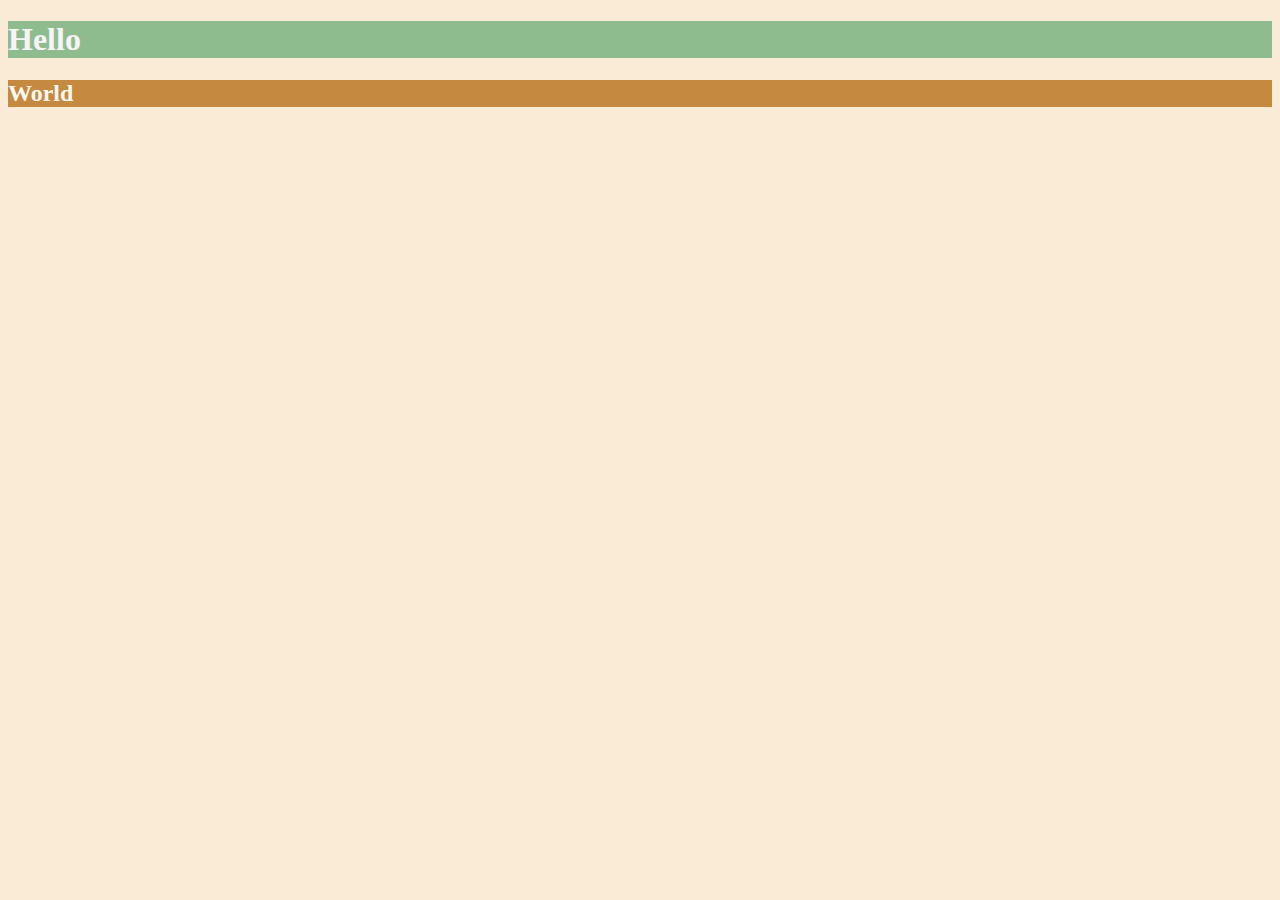
<file: CSS/6.0 CSS Colors/index.html>
<!DOCTYPE html>
<html lang="en">

<head>
  <meta charset="UTF-8">
  <title>Colors</title>
  <style>
  /* Write your CSS code here. */
    /* 1. Make the background of the webpage "antiquewhite"
    2. Make the h1 "whitesmoke"
    3. Make the background of the h1 "darkseagreen"
    4. Make the h2 #FAF8F1
    5. Make the background of the h2 "#C58940" */
body{
  background-color: antiquewhite;
}
h1{
  color: whitesmoke;
  background-color: darkseagreen;
}

h2{
  color: #FAF8F1;

  background-color: #C58940;
}

  </style>
</head>

<body>
  <h1>Hello</h1>
  <h2>World</h2>
</body>

</html>
</file>
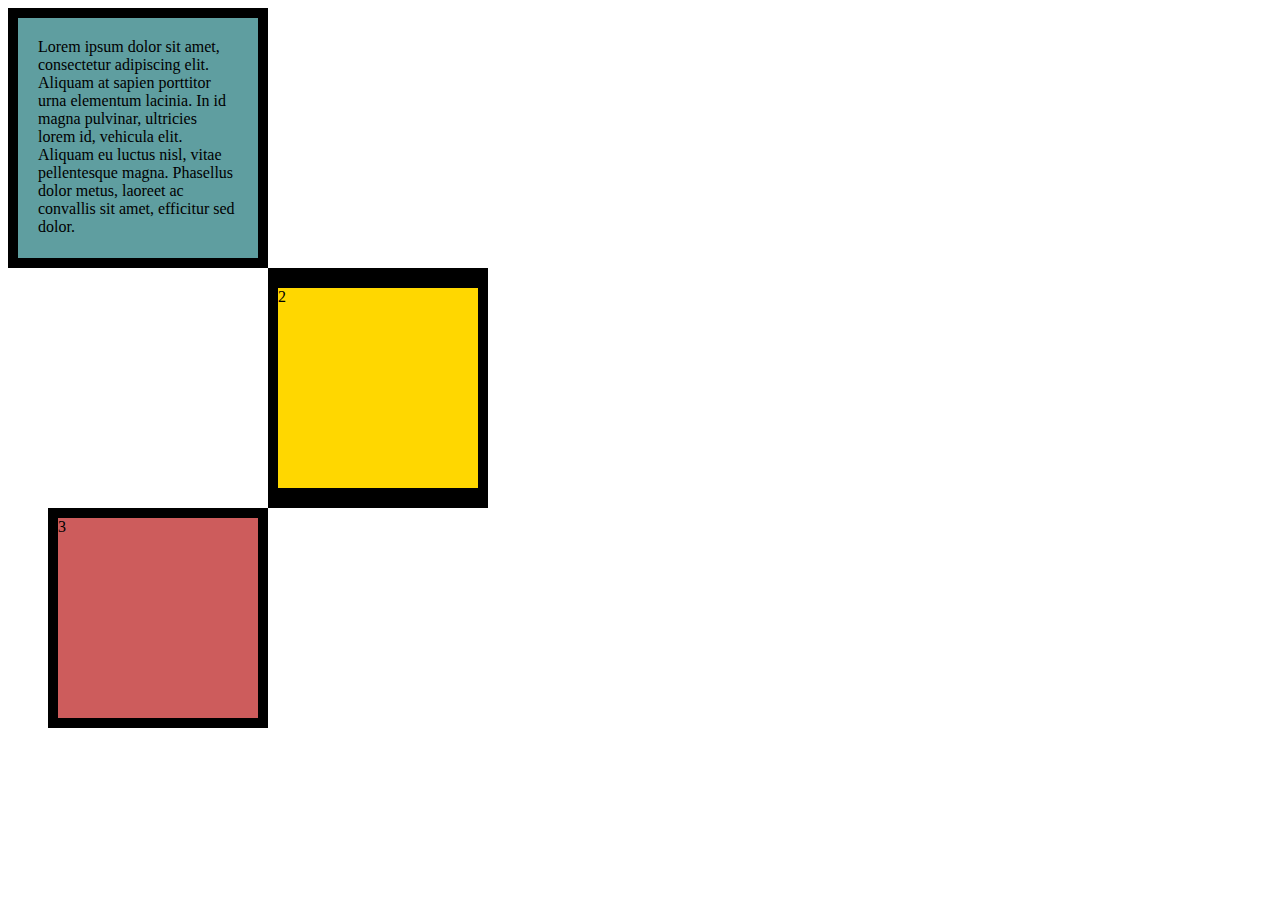
<file: CSS/6.3 CSS Box Model/index.html>
<!DOCTYPE html>
<html lang="en">

<head>
  <meta charset="UTF-8">
  <title>CSS Box Model</title>
  <style>
    div {
      height: 200px;
      width: 200px;
    }
    .box1{
      background-color: cadetblue;
      padding: 20px;
      border: 10px solid black;
    }
    p{
      margin: 0;
    }

    .box2{
      margin-left: 260px;;
      background-color: gold;
      border: solid black;
      border-width: 20px 10px;
    }
    .box3{
      border: 10px solid black;
      background-color: indianred;
      margin-left:40px;
    }

  </style>
</head>

<body>

  <div class="box1">
    <p>Lorem ipsum dolor sit amet, consectetur adipiscing elit. Aliquam at sapien porttitor urna elementum lacinia. In
    id magna pulvinar, ultricies lorem id, vehicula elit. Aliquam eu luctus nisl, vitae pellentesque magna. Phasellus
    dolor metus, laoreet ac convallis sit amet, efficitur sed dolor.</p>
  </div>
  <div class="box2">2

  </div>
  <div class="box3">3

  </div>

  <!-- TODOs:
1. Create 3 Boxes using the div element.
2. Set their sizes to 200px heigh by 200px wide.
3. Set different background colors for each of the boxes (I used cadetblue, gold and indianred).
4. Add a paragraph <p> element into the first div and add the following words:
    Lorem ipsum dolor sit amet, consectetur adipiscing elit. Aliquam at sapien porttitor urna elementum lacinia. In
    id magna pulvinar, ultricies lorem id, vehicula elit. Aliquam eu luctus nisl, vitae pellentesque magna. Phasellus
    dolor metus, laoreet ac convallis sit amet, efficitur sed dolor.
5. Set the 1st div to have 20px padding all around with a black 10px border.
6. Fix the style of the <p> element to remove all margins.
Hint: Use the CSS inspector in Chrome.
7. Set the 2nd div to have a 20px border on top and bottom and 10px border left and right. (See goal image)
8. Set the 3rd div to have a 10px border 
9. Set the margins for the divs so that each box corner touches the other. (See the goal image)
-->

</body>

</html>
</file>
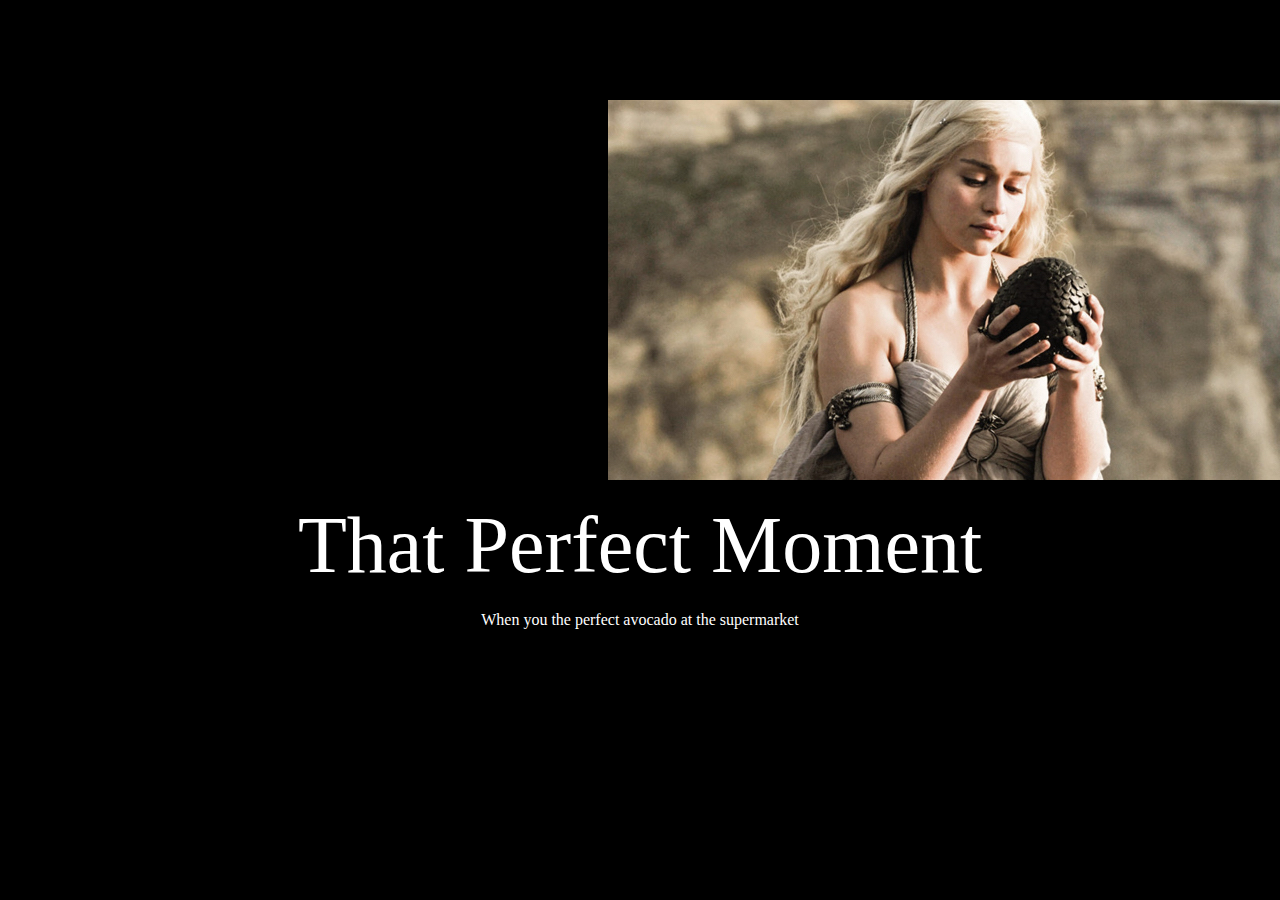
<file: CSS/6.4 Motivation Meme Project/index.html>
<!-- 
  TODO: Create a motivational post website.
Style it how ever you like. 
Look at the goal image for inspiration.
But it must have the following features:
1. The main h1 text should be using the Regular Libre Baskerville Font from Google Fonts:
  https://fonts.google.com/specimen/Libre+Baskerville
2. The text should be white and background black.
3. Add your own image into the images folder inside assets. It should have a 5px white border.
4. The text should be center aligned.
5. Create a div to contain the h1, p and img elements. Adjust the margins so that the image and text are centered on the page. 
  Hint: You horizontally center a div by giving it a width of 50% and a margin-left of 25%.
  Hint: Set the image to have a width of 100% so it fills the div. 
6. Read about the text-transform property on MDN docs to make the h1 uppercase with CSS.
  https://developer.mozilla.org/en-US/docs/Web/CSS/text-transform 
-->


<!DOCTYPE html>
<html lang="en">
<head>
  <meta charset="UTF-8">
  <meta name="viewport" content="width=device-width, initial-scale=1.0">
  <link rel="preconnect" href="https://fonts.google.com/specimen/Libre+Baskerville">
  <link rel="stylesheet" href="style.css">
  <title>Motivation Meme</title>
</head>
<body>
  <figure>
    <img src="./assets/images/daenerys.jpeg" alt="Mother Of Dragons">
  </figure>

  <div >
    <p class="text">
      That Perfect Moment
    </p>
    <p>When you the perfect avocado at the supermarket</p>
  </div>
  
</body>
</html>
</file>
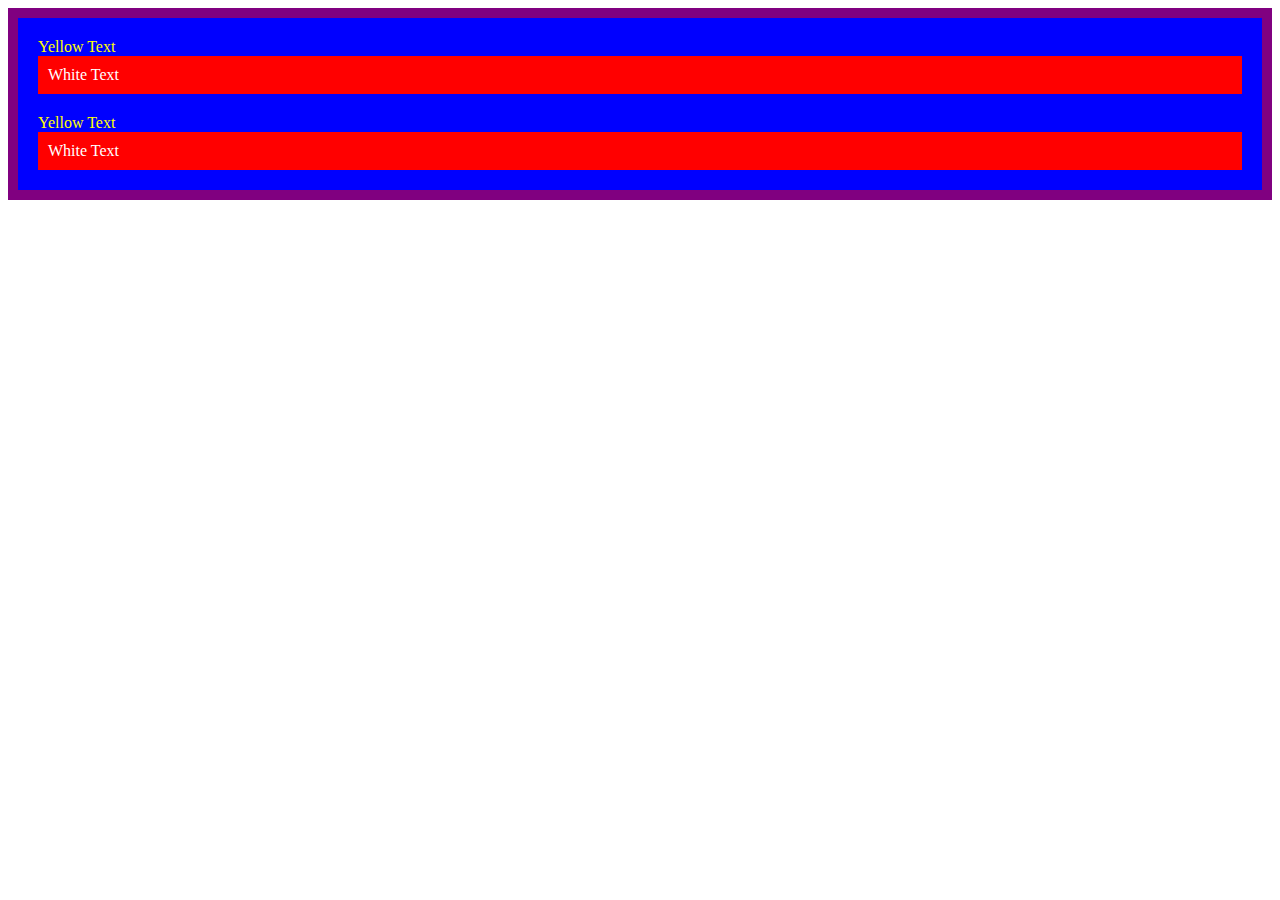
<file: CSS/7.0 CSS Cascade/index.html>
<!DOCTYPE html>
<html lang="en">

<head>
  <meta charset="UTF-8">
  <title>CSS Cascade</title>
  <link rel="stylesheet" href="./style.css">
</head>

<body>
  <div id="outer-box" class="box">
    <div class="box">
      <p>Yellow Text</p>
      <div class="box inner-box">
        <p class="white-text">White Text</p>
      </div>
    </div>
    <div class="box">
      <p>Yellow Text</p>
      <div class="box inner-box">
        <p class="white-text">White Text</p>
      </div>
    </div>
  </div>
</body>

</html>
</file>
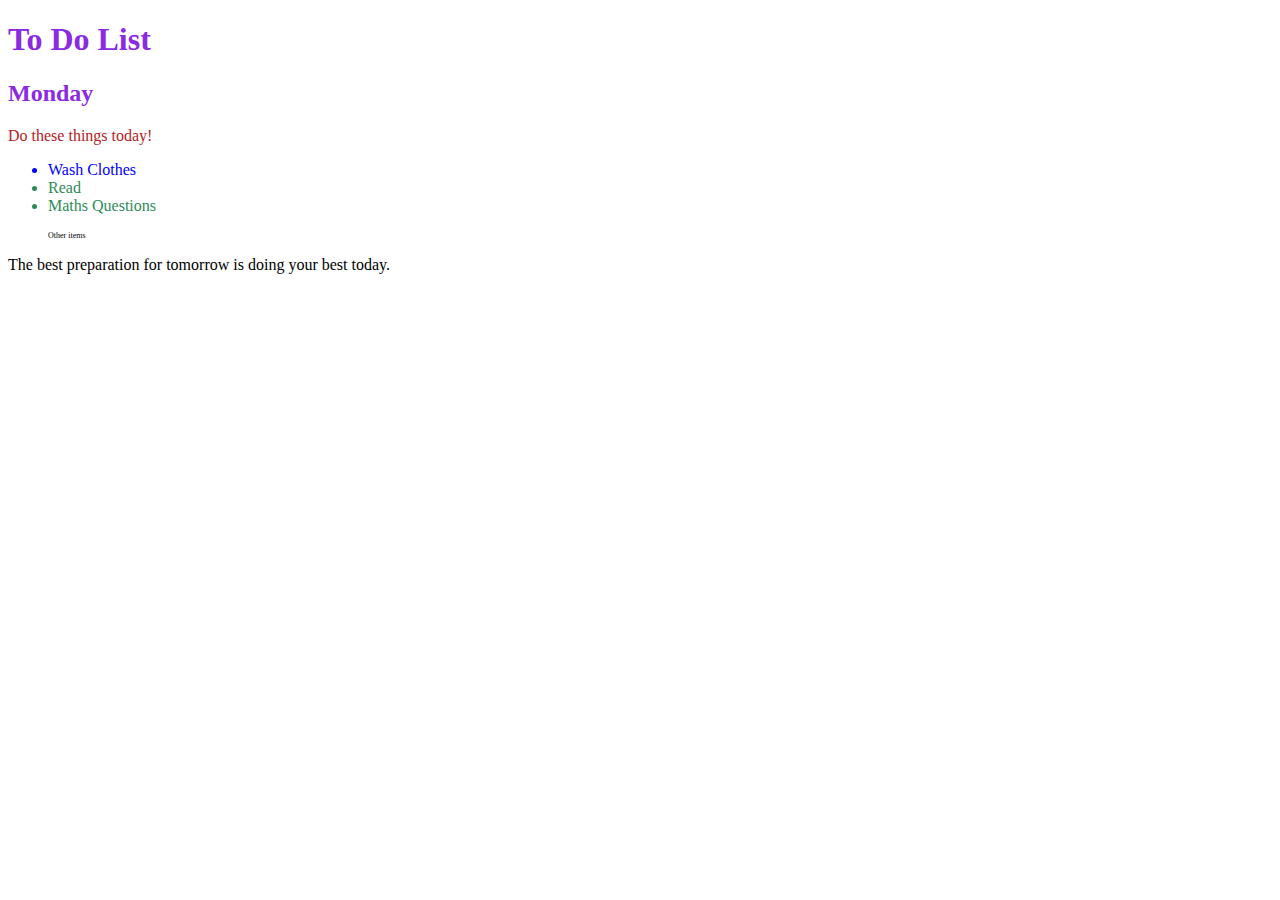
<file: CSS/7.1 Combining Selectors/index.html>
<!DOCTYPE html>
<html lang="en">

<head>
  <meta charset="UTF-8">
  <title>Combining CSS Selectors</title>
  <link rel="stylesheet" href="./style.css">
</head>

<!-- Don't change any of the HTML code! -->

<body>
  <h1>To Do List</h1>
  <h2>Monday</h2>
  <div class="box">
    <p class="done">Do these things today!</p>
    <ul class="list">
      <li>Wash Clothes</li>
      <li class="done">Read</li>
      <li class="done">Maths Questions</li>
    </ul>
  </div>

  <ul>
    <p class="done">Other items</p>
  </ul>
  <p>The best preparation for tomorrow is doing your best today.</p>

</body>

</html>
</file>
<file: BootStrap/11.3 TinDog Project/css/solution.css>
.gradient-background {
  background: linear-gradient(300deg, #00bfff, #ff4c68, #ef8172);
  background-size: 180% 180%;
  animation: gradient-animation 18s ease infinite;
}

@keyframes gradient-animation {
  0% {
    background-position: 0% 50%;
  }
  50% {
    background-position: 100% 50%;
  }
  100% {
    background-position: 0% 50%;
  }
}

.icon-square {
  width: 3rem;
  height: 3rem;
  border-radius: 0.75rem;
}

.profile-img {
  border-radius: 50%;
  height: 100px;
}
</file>
<file: CSS/5.3 CSS Selectors/style.css>
ol {
  margin-left: -40px;
  margin-top: -20px;
  list-style-position: inside;
}

/* Write your CSS below, don't change the rules above. */

p{
  color: red;
}

.value{
  color: black;
}

#id-selector-demo{
  color: green;
}

li[value="4"]{
  color:blue
}
</file>
<file: CSS/5.4 Color Vocab Project/style.css>
img{
    width: 200px;
    height: 200px;
}

.color-title{
    font-weight: normal;
}

#red{
    color: red;
}
#blue{
    color: blue;
}

#orange{
    color: orange;
}

#green{
    color: green;
}

#yellow{
    color: yellow;
}
</file>
<file: CSS/6.4 Motivation Meme Project/style.css>
body{
    background-color: black;
}

figure{
     margin-left: 600px;
 margin-top: 100px;
}

p{
    color: white;
    margin: 0px;
    padding: 0px;
    text-align: center;
}

.text{
    font-size: 80px;
    margin-bottom: 20px;
    font-family: baskerville;
}
</file>
<file: CSS/7.0 CSS Cascade/style.css>
/* Don't change the existing CSS. */

.box {
  background-color: blue;
  padding: 10px;
}

p {
  color: yellow;
  margin: 0;
  padding: 0;
}

#outer-box{
    border: 10px solid purple;
}
.white-text{
  color: white;
}
.inner-box{
  background-color: red;
}
</file>
<file: CSS/7.1 Combining Selectors/style.css>
h1, h2{
    color: blueviolet;
}

.box>p{
    color: firebrick;
}

.box li{
    color:blue;
}

li.done{
    color: seagreen;
}

ul p.done{
    font-size: 0.5rem;
}
</file>
